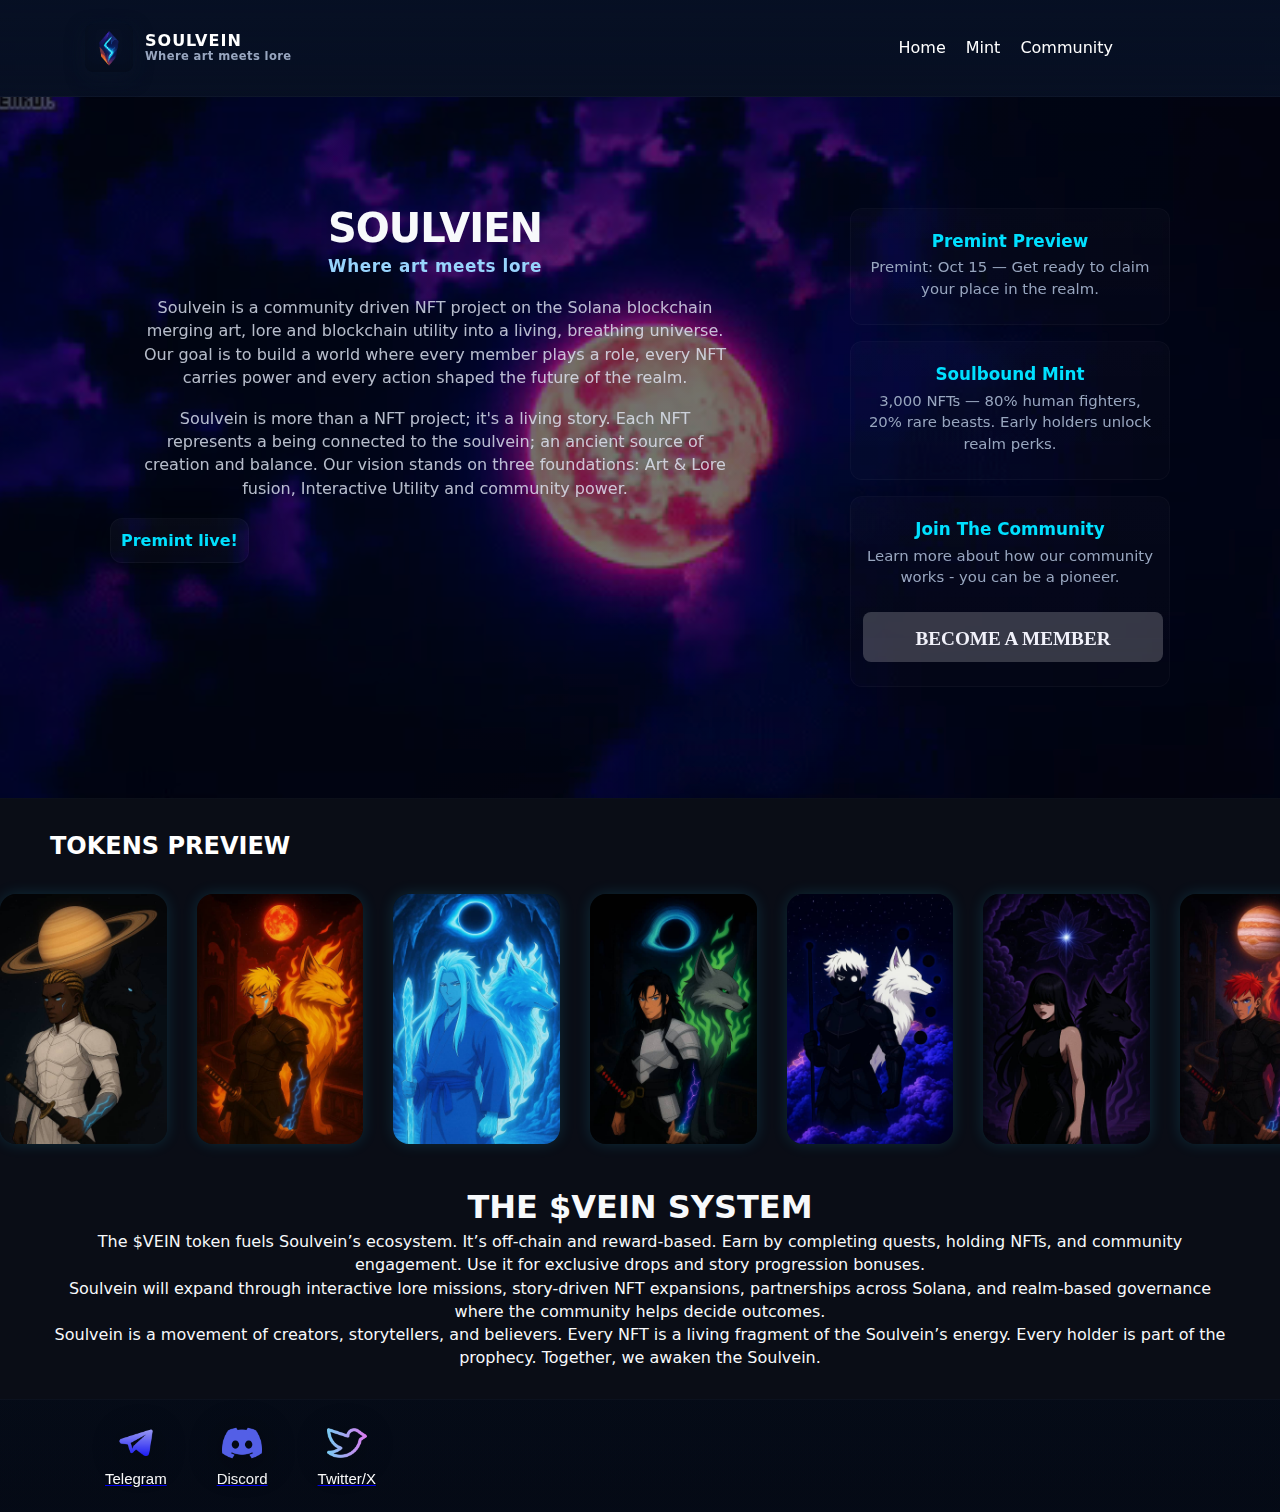
<file: index.html>
<!doctype html>
<html lang="en">
<head>
  <meta charset="utf-8" />
  <meta name="viewport" content="width=device-width,initial-scale=1" />
  <title>SOULVEIN</title>
  <link rel="stylesheet" href="home.css">
  <link rel="icon" href="solvien logo.jpg">
</head>
<body>

  <!-- Header / Navbar -->
  <header class="site-header" role="banner">
    <div class="nav-inner wrap">
      <!-- LOGO on left -->
      <a class="logo" href="#">
      
        <img src="LOGO-2.png" alt="Soulvein logo" >
        <div class="brand" aria-hidden="true">
          <span class="title">SOULVEIN</span>
          <span class="sub">Where art meets lore</span>
        </div>
      </a>

     

  <!-- Menu -->
  <div class="navbar">
    <!-- Hamburger Menu (Mobile) -->
    <button class="menu-toggle" aria-label="Toggle menu">
      ☰
    </button>

    <!-- Nav Links -->
    <nav class="nav-menu">
      <ul>
        <li><a href="index.html">Home</a></li>
        <li><a href="RM.html">Mint</a></li>
        <li><a href="COMM.html">Community</a></li>
      </ul>
    </nav>
  </div>
  </header>

  <!-- HERO -->
  <main id="home">
    <section class="hero" aria-label="Hero">
      
      <video class="bg-video" autoplay muted loop playsinline>
        <source src="solvien vid.mp4" type="video/mp4">
        
      </video>

      <div class="hero-inner">
        <div class="hero-left">
          <h1>SOULVIEN</h1>
          <h2>Where art meets lore</h2>

          <p>
            Soulvein is a community driven NFT project on the Solana blockchain merging art, lore and blockchain utility into a living, breathing universe.
            Our goal is to build a world where every member plays a role, every NFT carries power and every action shaped the future of the realm.
          </p>

          <p style="margin-top:12px;">
            Soulvein is more than a NFT project; it's a living story. Each NFT represents a being connected to the soulvein; an ancient source of creation and balance.
            Our vision stands on three foundations: Art &amp; Lore fusion, Interactive Utility and community power.
          </p>

          <!-- Countdown -->
           
          <div class="countdown" role="timer" aria-live="polite" id="countdown">
           <h6>PRE-MINT COUNTDOWN</h6>
            <div class="time"><strong id="days">00</strong><span class="label">Days</span></div>
            <div class="time"><strong id="hours">00</strong><span class="label">Hours</span></div>
            <div class="time"><strong id="minutes">00</strong><span class="label">Minutes</span></div>
            <div class="time"><strong id="seconds">00</strong><span class="label">Seconds</span></div>
          </div>
          
        </div>

        <aside class="hero-right" aria-hidden="false">
          <div class="preview-card">
            <h3>Premint Preview</h3>
            <p>Premint: Oct 15 — Get ready to claim your place in the realm.</p>
          </div>

          <div class="preview-card">
            <h3>Soulbound Mint</h3>
            <p>3,000 NFTs — 80% human fighters, 20% rare beasts. Early holders unlock realm perks.</p>
          </div>

          <div class="preview-card">
            <h3>Join The Community</h3>
            <p>Learn more about how our community works - you 
              can be a pioneer.
            </p>
            <br>
            <button class="mem">           
               <h3><a href="mint.html">BECOME A MEMBER</a></h3>
          </button>
          <br>
          </div>
        </aside>
      </div>
    </section>

    <!-- Tokens / Slideshow -->
   <section class="soulvein-slider">
    <h3 class="underline-animate">TOKENS PREVIEW</h3>
  <div class="slider-track">
    <img src="IMG-20251006-WA0001.jpg" alt="Artwork 1">
    <img src="IMG-20251006-WA0002.jpg" alt="Artwork 2">
    <img src="IMG-20251006-WA0003.jpg" alt="Artwork 3">
    <img src="IMG-20251006-WA0004.jpg" alt="Artwork 4">
    <img src="IMG-20251006-WA0005.jpg" alt="Artwork 5">
    <img src="IMG-20251006-WA0006.jpg" alt="Artwork 6">
    <img src="IMG-20251006-WA0007.jpg" alt="Artwork 7">
    <img src="IMG-20251006-WA0008.jpg" alt="Artwork 8">
    <img src="IMG-20251006-WA0009.jpg" alt="Artwork 9">
    <img src="IMG-20251006-WA0010.jpg" alt="Artwork 10">
    <img src="IMG-20251006-WA0011.jpg" alt="Artwork 11">
    <img src="IMG-20251006-WA0012.jpg" alt="Artwork 12">
    <img src="IMG-20251006-WA0014.jpg" alt="Artwork 13">
    <img src="IMG-20251006-WA0015.jpg" alt="Artwork 14">
    <img src="IMG-20251006-WA0016.jpg" alt="Artwork 15">
    <img src="IMG-20251006-WA0017.jpg" alt="Artwork 16">
    <img src="IMG-20251006-WA0018.jpg" alt="Artwork 17">
    <img src="IMG-20251006-WA0019.jpg" alt="Artwork 18">
    <img src="IMG-20251006-WA0020.jpg" alt="Artwork 19">
    <img src="IMG-20251006-WA0021.jpg" alt="Artwork 20">
    <img src="IMG-20251006-WA0022.jpg" alt="Artwork 21">
    <img src="IMG-20251006-WA0023.jpg" alt="Artwork 22">
    <img src="IMG-20251006-WA0024.jpg" alt="Artwork 23">
    <img src="IMG-20251006-WA0025.jpg" alt="Artwork 24">
    <img src="IMG-20251006-WA0026.jpg" alt="Artwork 25">
    <img src="IMG-20251006-WA0027.jpg" alt="Artwork 26">
    <img src="IMG-20251006-WA0028.jpg" alt="Artwork 27">
    <img src="IMG-20251006-WA0029.jpg" alt="Artwork 28">
    <img src="IMG-20251006-WA0030.jpg" alt="Artwork 29">
    <img src="IMG-20251006-WA0031.jpg" alt="Artwork 30">
    <img src="IMG-20251006-WA0013.jpg" alt="Artwork 31">
  </div>

  <div class="vein">
    <h1>THE $VEIN SYSTEM</h1>

    <P>The $VEIN token fuels Soulvein’s ecosystem. It’s off-chain and reward-based. Earn by
completing quests, holding NFTs, and community engagement. Use it for exclusive drops and story progression bonuses.</P>

<P>Soulvein will expand through interactive lore missions, story-driven NFT expansions,
partnerships across Solana, and realm-based governance where the community helps
decide outcomes.</P>

<P>Soulvein is a movement of creators, storytellers, and believers. Every NFT is a living
fragment of the Soulvein’s energy. Every holder is part of the prophecy. Together, we
awaken the Soulvein.</P>
  </div>
</section>


  </main>

  <!-- FOOTER -->
  <footer class="site-footer">
    <div class="footer-inner wrap">
      <div class="socials" aria-label="Social">
        <a href="https://t.me/+8xbXEyENw0UyNmRk">
          <img src="telegram.png" alt="Telegram">
          <p>Telegram</p>
        </a>

        <a href="https://discord.gg/RuM7AsmUNr">
          <img src="discord.png" alt="Discord">
          <p>Discord</p>
        </a>
        
        <a href="https://x.com/Soulvein01">
          <img src="twitter.png" alt="X / Twitter">
          <p>Twitter/X</p>
        </a>
      </div>

     
  </footer>

<script>
  const toggleBtn = document.querySelector('.menu-toggle');
  const navMenu = document.querySelector('.nav-menu');

  toggleBtn.addEventListener('click', () => {
    navMenu.classList.toggle('show');
  });
</script>




  <script src="home.js"></script>
</body>
</html>
</file>
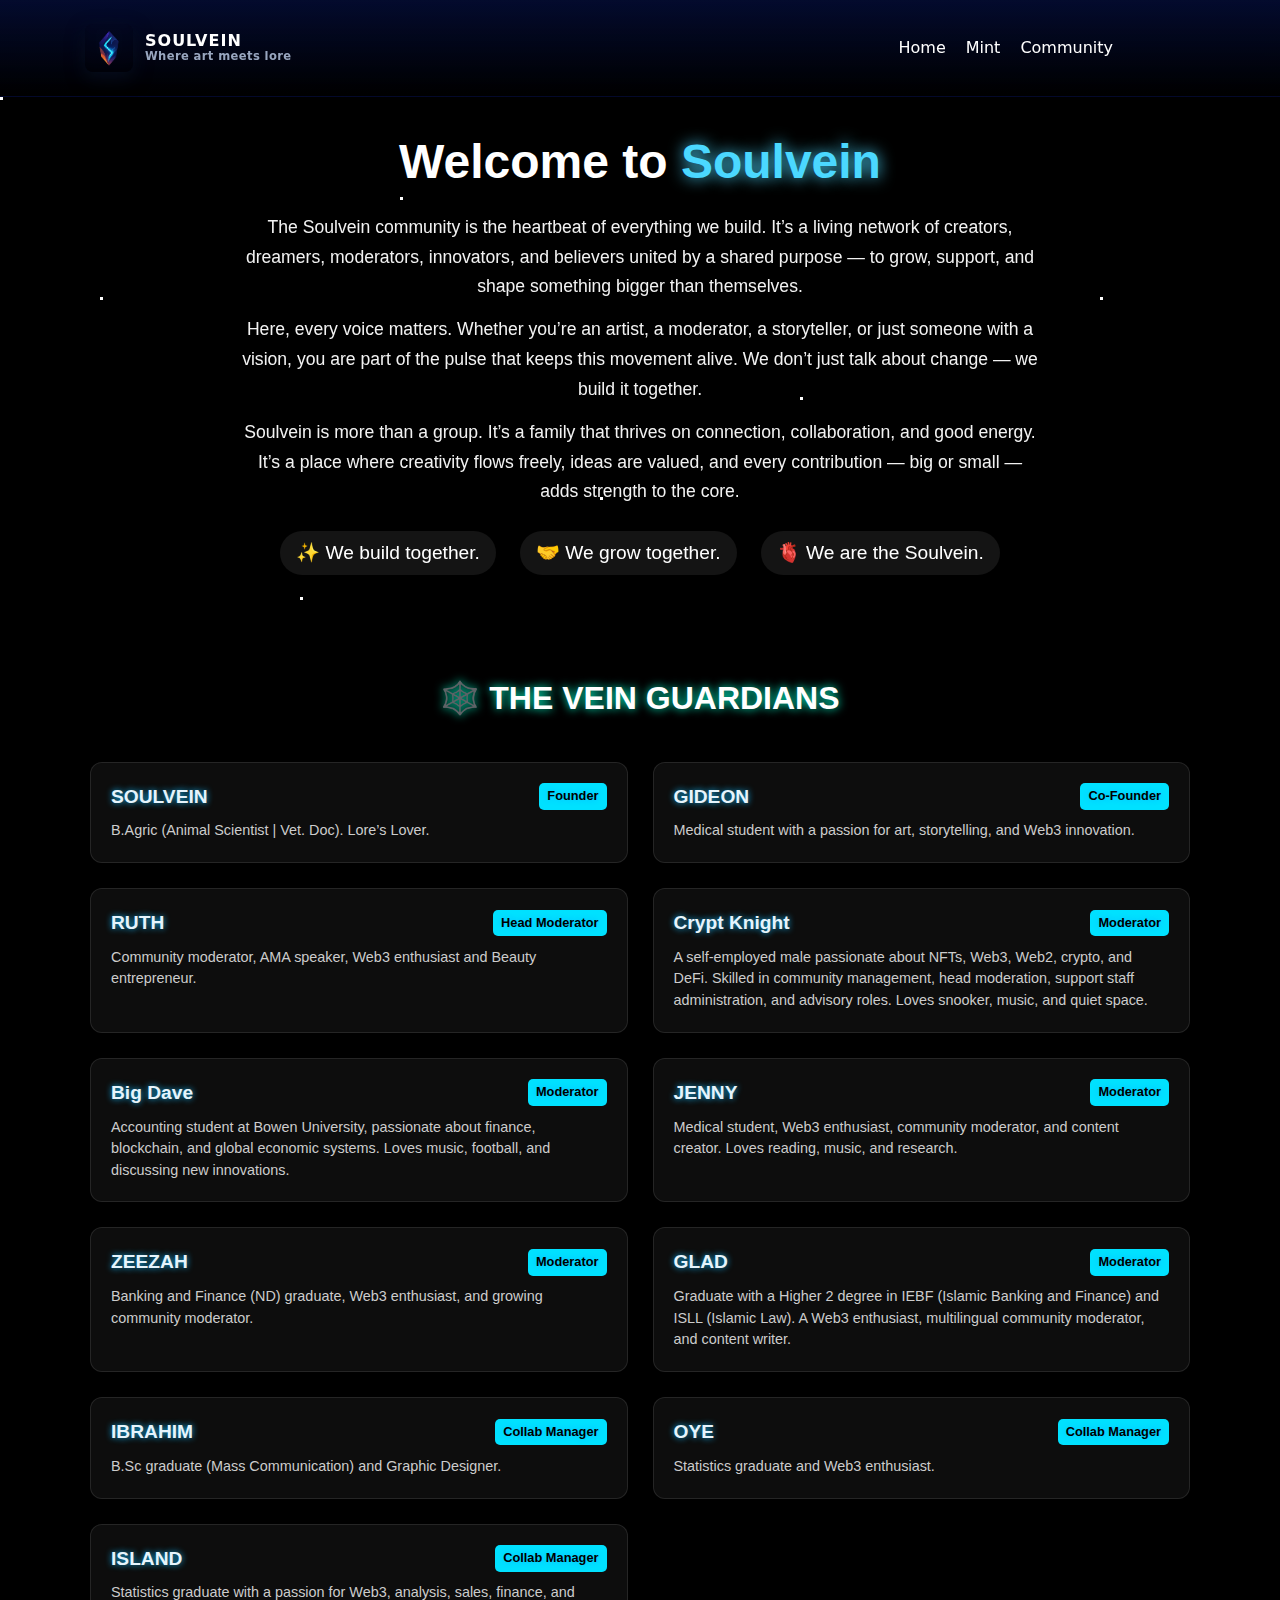
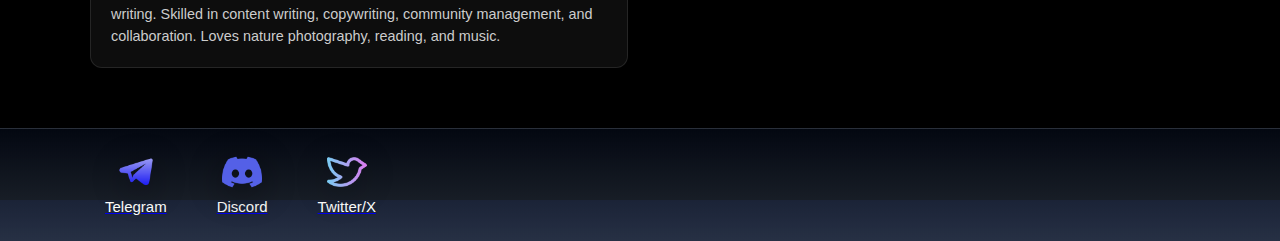
<file: COMM.html>
<!doctype html>
<html lang="en">
<head>
  <meta charset="utf-8" />
  <meta name="viewport" content="width=device-width,initial-scale=1" />
  <title>COMMUNITY</title>
  <link rel="stylesheet" href="comm.css">
  <link rel="icon" href="solvien logo.jpg">
</head>
<body>

  <!-- Header / Navbar -->
  <header class="site-header" role="banner">
    <div class="nav-inner wrap">
      <!-- LOGO on left -->
      <a class="logo" href="#">
      
        <img src="LOGO-2.png" alt="Soulvein logo" >
        <div class="brand" aria-hidden="true">
          <span class="title">SOULVEIN</span>
          <span class="sub">Where art meets lore</span>
        </div>
      </a>

     

  <!-- Menu -->
  <div class="navbar">
    <!-- Hamburger Menu (Mobile) -->
    <button class="menu-toggle" aria-label="Toggle menu">
      ☰
    </button>

    <!-- Nav Links -->
    <nav class="nav-menu">
      <ul>
        <li><a href="index.html">Home</a></li>
        <li><a href="RM.html">Mint</a></li>
        <li><a href="COMM.html">Community</a></li>
      </ul>
    </nav>
  </div>
  </header>



  <!-- Hero Section -->
<section class="hero-section">

  <div class="overlay"></div>

  <div class="hero-content">
    <h1>Welcome to <span class="highlight">Soulvein</span></h1>
    <p class="intro">
      The Soulvein community is the heartbeat of everything we build.
      It’s a living network of creators, dreamers, moderators, innovators, and believers united by a shared purpose — to grow, support, and shape something bigger than themselves.
    </p>
    <p>
      Here, every voice matters. Whether you’re an artist, a moderator, a storyteller, or just someone with a vision, you are part of the pulse that keeps this movement alive. 
      We don’t just talk about change — we build it together.
    </p>
    <p>
      Soulvein is more than a group. It’s a family that thrives on connection, collaboration, and good energy. It’s a place where creativity flows freely, ideas are valued, and every contribution — big or small — adds strength to the core.
    </p>
    <ul class="values">
      <li>✨ We build together.</li>
      <li>🤝 We grow together.</li>
      <li>🫀 We are the Soulvein.</li>
    </ul>
  </div>
</section>






<!-- ========================= -->
<!-- 🧭 SOULVIEN TEAM SECTION -->
<!-- ========================= -->


<section class="moderator-section">
  <h2 class="moderator-title">🕸️ THE VEIN GUARDIANS</h2>

  <div class="moderator-container">


<!-- Founder -->
<div class="moderator-card">
  <h3>SOULVEIN <span class="role-tag">Founder</span></h3>
  <p>B.Agric (Animal Scientist | Vet. Doc). Lore’s Lover.</p>
</div>

<!-- Co-Founder -->
<div class="moderator-card">
  <h3>GIDEON <span class="role-tag">Co-Founder</span></h3>
  <p>Medical student with a passion for art, storytelling, and Web3 innovation.</p>
</div>



    <!-- Head Moderator -->
    <div class="moderator-card">
      <h3>RUTH<span class="role-tag">Head Moderator</span></h3>
      <p>Community moderator, AMA speaker, Web3 enthusiast and Beauty entrepreneur.</p>
    </div>

    <!-- Moderator -->
    <div class="moderator-card">
      <h3>Crypt Knight <span class="role-tag">Moderator</span></h3>
      <p>A self-employed male passionate about NFTs, Web3, Web2, crypto, and DeFi. Skilled in community management, head moderation, support staff administration, and advisory roles. Loves snooker, music, and quiet space.</p>
    </div>

    <!-- Moderator -->
    <div class="moderator-card">
      <h3>Big Dave <span class="role-tag">Moderator</span></h3>
      <p>Accounting student at Bowen University, passionate about finance, blockchain, and global economic systems. Loves music, football, and discussing new innovations.</p>
    </div>

    <!-- Moderator -->
    <div class="moderator-card">
      <h3>JENNY <span class="role-tag">Moderator</span></h3>
      <p>Medical student, Web3 enthusiast, community moderator, and content creator. Loves reading, music, and research.</p>
    </div>

    <!-- Moderator -->
    <div class="moderator-card">
      <h3>ZEEZAH <span class="role-tag">Moderator</span></h3>
      <p>Banking and Finance (ND) graduate, Web3 enthusiast, and growing community moderator.</p>
    </div>

    <!-- Moderator -->
    <div class="moderator-card">
      <h3>GLAD <span class="role-tag">Moderator</span></h3>
      <p>Graduate with a Higher 2 degree in IEBF (Islamic Banking and Finance) and ISLL (Islamic Law). A Web3 enthusiast, multilingual community moderator, and content writer.</p>
    </div>


    <!-- Collab Manager -->
<div class="moderator-card">
  <h3>IBRAHIM <span class="role-tag">Collab Manager</span></h3>
  <p>B.Sc graduate (Mass Communication) and Graphic Designer.</p>
</div>

<!-- Collab Manager -->
<div class="moderator-card">
  <h3>OYE <span class="role-tag">Collab Manager</span></h3>
  <p>Statistics graduate and Web3 enthusiast.</p>
</div>


<!-- Collab Manager -->
<div class="moderator-card">
  <h3>ISLAND <span class="role-tag">Collab Manager</span></h3>
  <p>Statistics graduate with a passion for Web3, analysis, sales, finance, and writing. 
    Skilled in content writing, copywriting, community management, and collaboration. 
    Loves nature photography, reading, and music. 
  </p>
</div> 
  </div>
</section>



  <!-- FOOTER -->
  <footer class="site-footer">
    <div class="footer-inner wrap">
      <div class="socials" aria-label="Social">
        <a href="https://t.me/+8xbXEyENw0UyNmRk">
          <img src="telegram.png" alt="Telegram">
          <p>Telegram</p>
        </a>

        <a href="https://discord.gg/RuM7AsmUNr">
          <img src="discord.png" alt="Discord">
          <p>Discord</p>
        </a>
        
        <a href="https://x.com/Soulvein01">
          <img src="twitter.png" alt="X / Twitter">
          <p>Twitter/X</p>
        </a>
      </div>




<div class="premint">



</div>

    
     
  </footer>

<script>
  const toggleBtn = document.querySelector('.menu-toggle');
  const navMenu = document.querySelector('.nav-menu');

  toggleBtn.addEventListener('click', () => {
    navMenu.classList.toggle('show');
  });
</script>

<script>
const track = document.getElementById('sliderTrack');
const cards = document.querySelectorAll('.roadmap-card');
const totalCards = cards.length;
let index = 0;

/* Auto Slide  */
setInterval(() => {
  index = (index + 1) % totalCards;
  updateSlider();
}, 7000);

/* Function to move slider */
function updateSlider() {
  const cardWidth = cards[0].offsetWidth + 32; // 32px for gap
  track.style.transform = `translateX(-${index * cardWidth}px)`;
}

/* Manual swipe control */
let startX = 0;
let isDragging = false;
let currentTranslate = 0;

track.addEventListener('touchstart', e => {
  startX = e.touches[0].clientX;
  isDragging = true;
  track.style.transition = 'none';
});

track.addEventListener('touchmove', e => {
  if (!isDragging) return;
  const currentX = e.touches[0].clientX;
  const moveX = currentX - startX;
  track.style.transform = `translateX(${currentTranslate + moveX}px)`;
});

track.addEventListener('touchend', e => {
  isDragging = false;
  track.style.transition = 'transform 1s ease';
  const endX = e.changedTouches[0].clientX;
  const diff = endX - startX;

  if (diff > 50) index = (index - 1 + totalCards) % totalCards;
  if (diff < -50) index = (index + 1) % totalCards;

  updateSlider();
});

/* Mouse drag (desktop) */
track.addEventListener('mousedown', e => {
  startX = e.pageX;
  isDragging = true;
  track.style.transition = 'none';
});

track.addEventListener('mousemove', e => {
  if (!isDragging) return;
  const moveX = e.pageX - startX;
  track.style.transform = `translateX(${currentTranslate + moveX}px)`;
});

track.addEventListener('mouseup', e => {
  isDragging = false;
  track.style.transition = 'transform 1s ease';
  const diff = e.pageX - startX;

  if (diff > 50) index = (index - 1 + totalCards) % totalCards;
  if (diff < -50) index = (index + 1) % totalCards;

  updateSlider();
});

/* Prevent text selection during drag */
track.addEventListener('dragstart', e => e.preventDefault());
</script>



  <script src="home.js"></script>
</body>
</html>
</file>
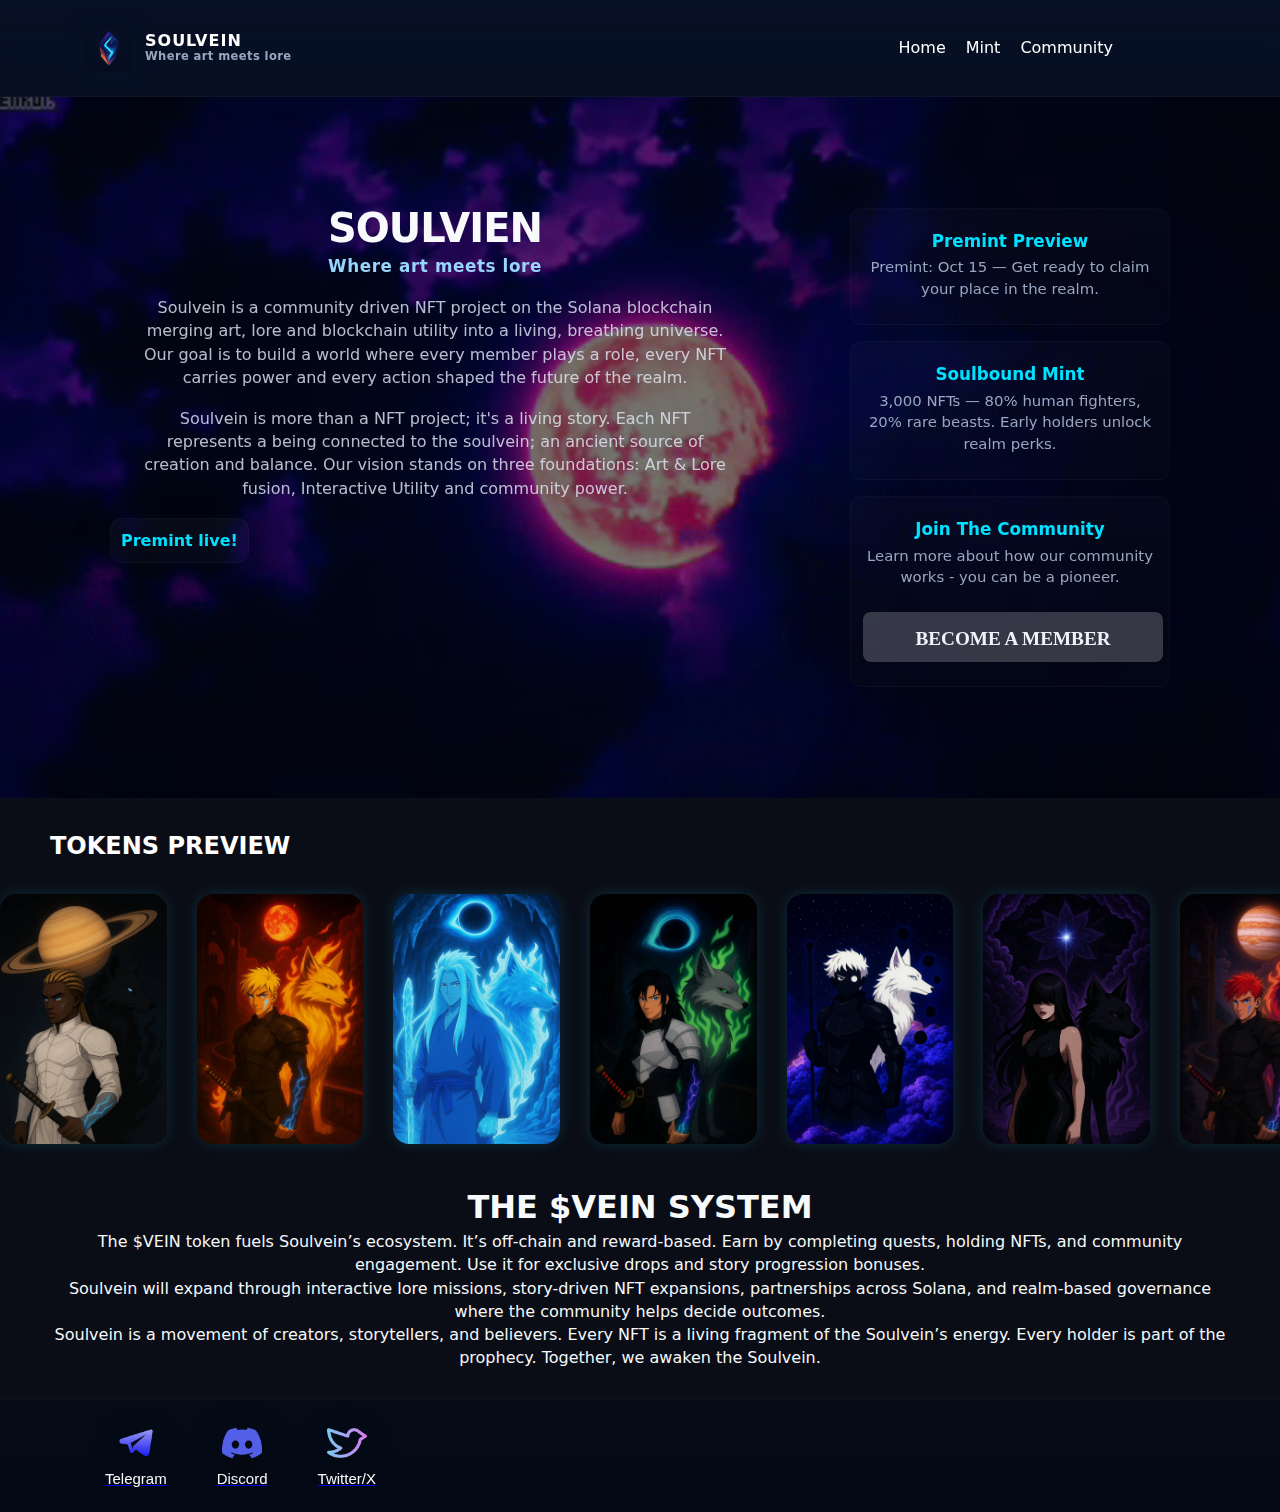
<file: home.html>
<!doctype html>
<html lang="en">
<head>
  <meta charset="utf-8" />
  <meta name="viewport" content="width=device-width,initial-scale=1" />
  <title>SOULVEIN</title>
  <link rel="stylesheet" href="home.css">
  <link rel="icon" href="solvien logo.jpg">
</head>
<body>

  <!-- Header / Navbar -->
  <header class="site-header" role="banner">
    <div class="nav-inner wrap">
      <!-- LOGO on left -->
      <a class="logo" href="#">
      
        <img src="LOGO-2.png" alt="Soulvein logo" >
        <div class="brand" aria-hidden="true">
          <span class="title">SOULVEIN</span>
          <span class="sub">Where art meets lore</span>
        </div>
      </a>

     

  <!-- Menu -->
  <div class="navbar">
    <!-- Hamburger Menu (Mobile) -->
    <button class="menu-toggle" aria-label="Toggle menu">
      ☰
    </button>

    <!-- Nav Links -->
    <nav class="nav-menu">
      <ul>
        <li><a href="home.html">Home</a></li>
        <li><a href="RM.html">Mint</a></li>
        <li><a href="COMM.html">Community</a></li>
      </ul>
    </nav>
  </div>
  </header>

  <!-- HERO -->
  <main id="home">
    <section class="hero" aria-label="Hero">
      
      <video class="bg-video" autoplay muted loop playsinline>
        <source src="solvien vid.mp4" type="video/mp4">
        
      </video>

      <div class="hero-inner">
        <div class="hero-left">
          <h1>SOULVIEN</h1>
          <h2>Where art meets lore</h2>

          <p>
            Soulvein is a community driven NFT project on the Solana blockchain merging art, lore and blockchain utility into a living, breathing universe.
            Our goal is to build a world where every member plays a role, every NFT carries power and every action shaped the future of the realm.
          </p>

          <p style="margin-top:12px;">
            Soulvein is more than a NFT project; it's a living story. Each NFT represents a being connected to the soulvein; an ancient source of creation and balance.
            Our vision stands on three foundations: Art &amp; Lore fusion, Interactive Utility and community power.
          </p>

          <!-- Countdown -->
           
          <div class="countdown" role="timer" aria-live="polite" id="countdown">
           <h6>PRE-MINT COUNTDOWN</h6>
            <div class="time"><strong id="days">00</strong><span class="label">Days</span></div>
            <div class="time"><strong id="hours">00</strong><span class="label">Hours</span></div>
            <div class="time"><strong id="minutes">00</strong><span class="label">Minutes</span></div>
            <div class="time"><strong id="seconds">00</strong><span class="label">Seconds</span></div>
          </div>
          
        </div>

        <aside class="hero-right" aria-hidden="false">
          <div class="preview-card">
            <h3>Premint Preview</h3>
            <p>Premint: Oct 15 — Get ready to claim your place in the realm.</p>
          </div>

          <div class="preview-card">
            <h3>Soulbound Mint</h3>
            <p>3,000 NFTs — 80% human fighters, 20% rare beasts. Early holders unlock realm perks.</p>
          </div>

          <div class="preview-card">
            <h3>Join The Community</h3>
            <p>Learn more about how our community works - you 
              can be a pioneer.
            </p>
            <br>
            <button class="mem">           
               <h3><a href="mint.html">BECOME A MEMBER</a></h3>
          </button>
          <br>
          </div>
        </aside>
      </div>
    </section>

    <!-- Tokens / Slideshow -->
   <section class="soulvein-slider">
    <h3 class="underline-animate">TOKENS PREVIEW</h3>
  <div class="slider-track">
    <img src="IMG-20251006-WA0001.jpg" alt="Artwork 1">
    <img src="IMG-20251006-WA0002.jpg" alt="Artwork 2">
    <img src="IMG-20251006-WA0003.jpg" alt="Artwork 3">
    <img src="IMG-20251006-WA0004.jpg" alt="Artwork 4">
    <img src="IMG-20251006-WA0005.jpg" alt="Artwork 5">
    <img src="IMG-20251006-WA0006.jpg" alt="Artwork 6">
    <img src="IMG-20251006-WA0007.jpg" alt="Artwork 7">
    <img src="IMG-20251006-WA0008.jpg" alt="Artwork 8">
    <img src="IMG-20251006-WA0009.jpg" alt="Artwork 9">
    <img src="IMG-20251006-WA0010.jpg" alt="Artwork 10">
    <img src="IMG-20251006-WA0011.jpg" alt="Artwork 11">
    <img src="IMG-20251006-WA0012.jpg" alt="Artwork 12">
    <img src="IMG-20251006-WA0014.jpg" alt="Artwork 13">
    <img src="IMG-20251006-WA0015.jpg" alt="Artwork 14">
    <img src="IMG-20251006-WA0016.jpg" alt="Artwork 15">
    <img src="IMG-20251006-WA0017.jpg" alt="Artwork 16">
    <img src="IMG-20251006-WA0018.jpg" alt="Artwork 17">
    <img src="IMG-20251006-WA0019.jpg" alt="Artwork 18">
    <img src="IMG-20251006-WA0020.jpg" alt="Artwork 19">
    <img src="IMG-20251006-WA0021.jpg" alt="Artwork 20">
    <img src="IMG-20251006-WA0022.jpg" alt="Artwork 21">
    <img src="IMG-20251006-WA0023.jpg" alt="Artwork 22">
    <img src="IMG-20251006-WA0024.jpg" alt="Artwork 23">
    <img src="IMG-20251006-WA0025.jpg" alt="Artwork 24">
    <img src="IMG-20251006-WA0026.jpg" alt="Artwork 25">
    <img src="IMG-20251006-WA0027.jpg" alt="Artwork 26">
    <img src="IMG-20251006-WA0028.jpg" alt="Artwork 27">
    <img src="IMG-20251006-WA0029.jpg" alt="Artwork 28">
    <img src="IMG-20251006-WA0030.jpg" alt="Artwork 29">
    <img src="IMG-20251006-WA0031.jpg" alt="Artwork 30">
    <img src="IMG-20251006-WA0013.jpg" alt="Artwork 31">
  </div>

  <div class="vein">
    <h1>THE $VEIN SYSTEM</h1>

    <P>The $VEIN token fuels Soulvein’s ecosystem. It’s off-chain and reward-based. Earn by
completing quests, holding NFTs, and community engagement. Use it for exclusive drops and story progression bonuses.</P>

<P>Soulvein will expand through interactive lore missions, story-driven NFT expansions,
partnerships across Solana, and realm-based governance where the community helps
decide outcomes.</P>

<P>Soulvein is a movement of creators, storytellers, and believers. Every NFT is a living
fragment of the Soulvein’s energy. Every holder is part of the prophecy. Together, we
awaken the Soulvein.</P>
  </div>
</section>


  </main>

  <!-- FOOTER -->
  <footer class="site-footer">
    <div class="footer-inner wrap">
      <div class="socials" aria-label="Social">
        <a href="https://t.me/+8xbXEyENw0UyNmRk">
          <img src="telegram.png" alt="Telegram">
          <p>Telegram</p>
        </a>

        <a href="https://discord.gg/RuM7AsmUNr">
          <img src="discord.png" alt="Discord">
          <p>Discord</p>
        </a>
        
        <a href="https://x.com/Soulvein01">
          <img src="twitter.png" alt="X / Twitter">
          <p>Twitter/X</p>
        </a>
      </div>

     
  </footer>

<script>
  const toggleBtn = document.querySelector('.menu-toggle');
  const navMenu = document.querySelector('.nav-menu');

  toggleBtn.addEventListener('click', () => {
    navMenu.classList.toggle('show');
  });
</script>




  <script src="home.js"></script>
</body>
</html>
</file>
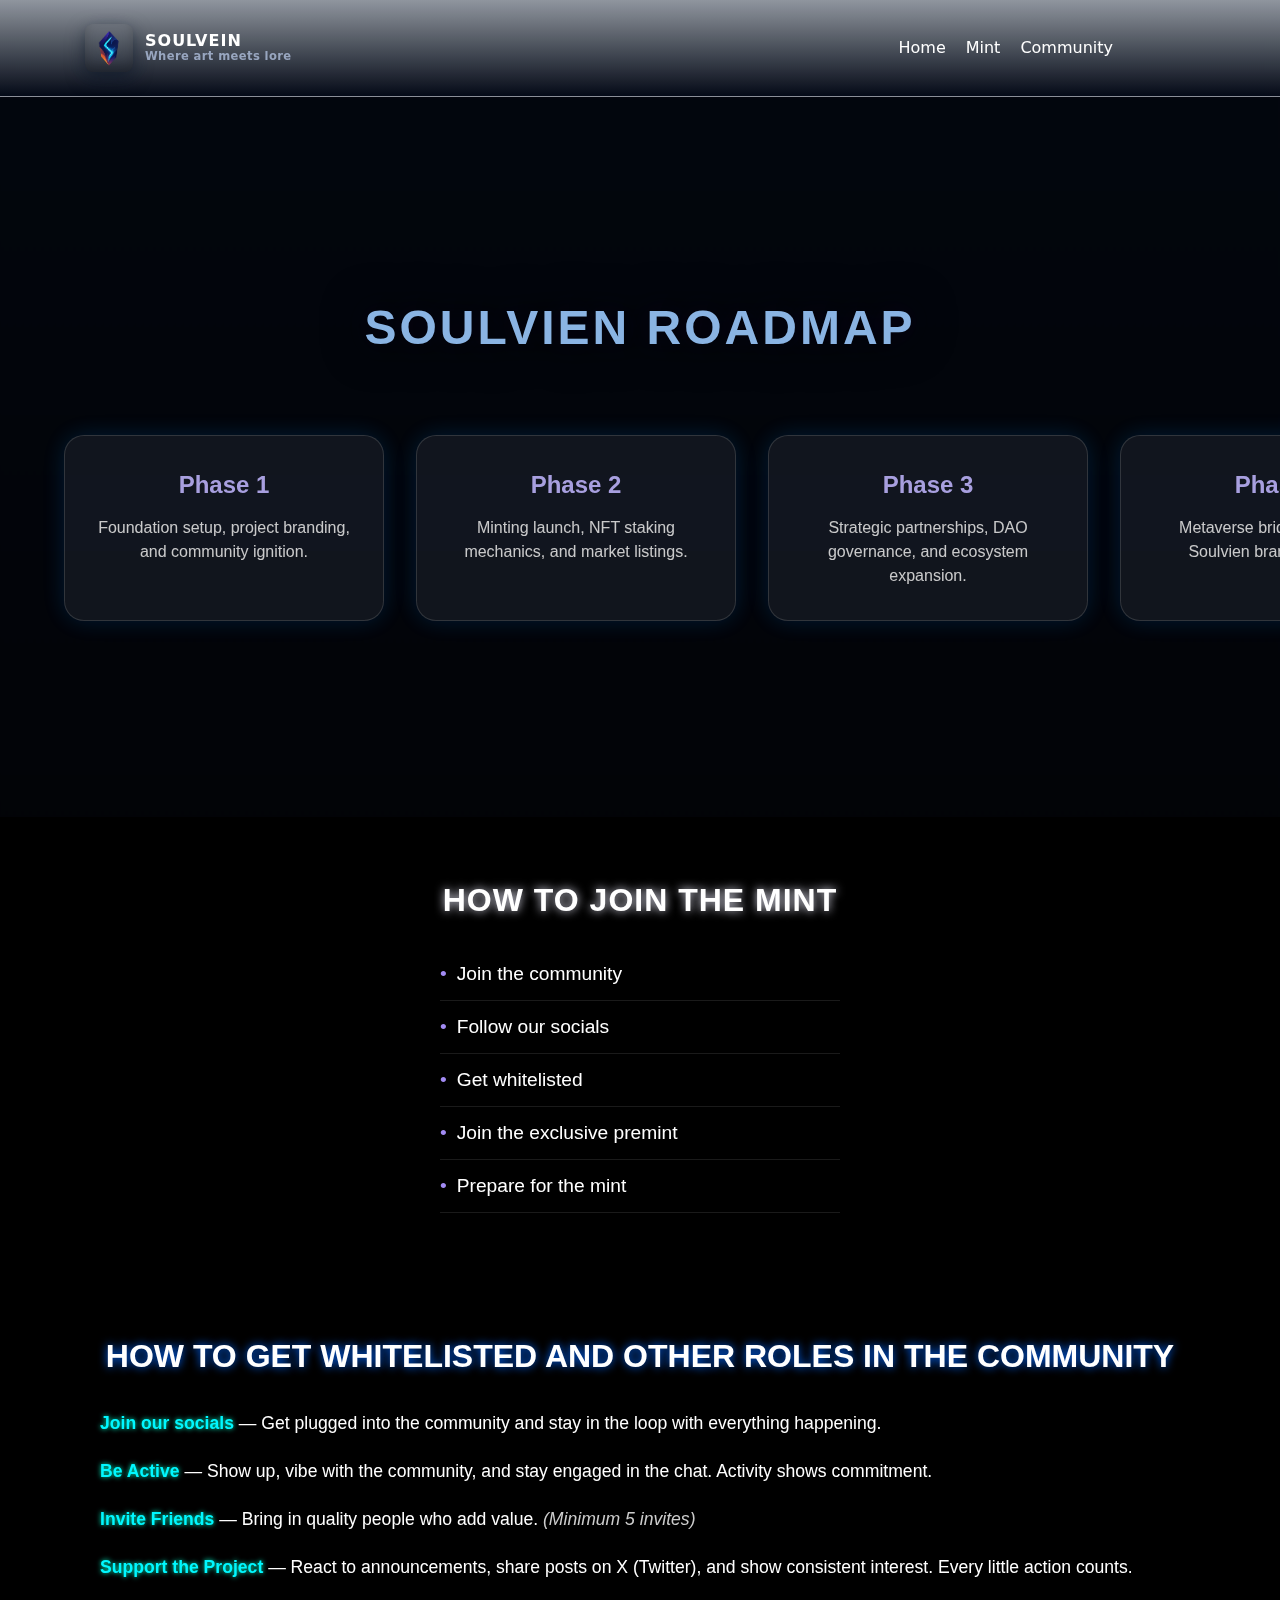
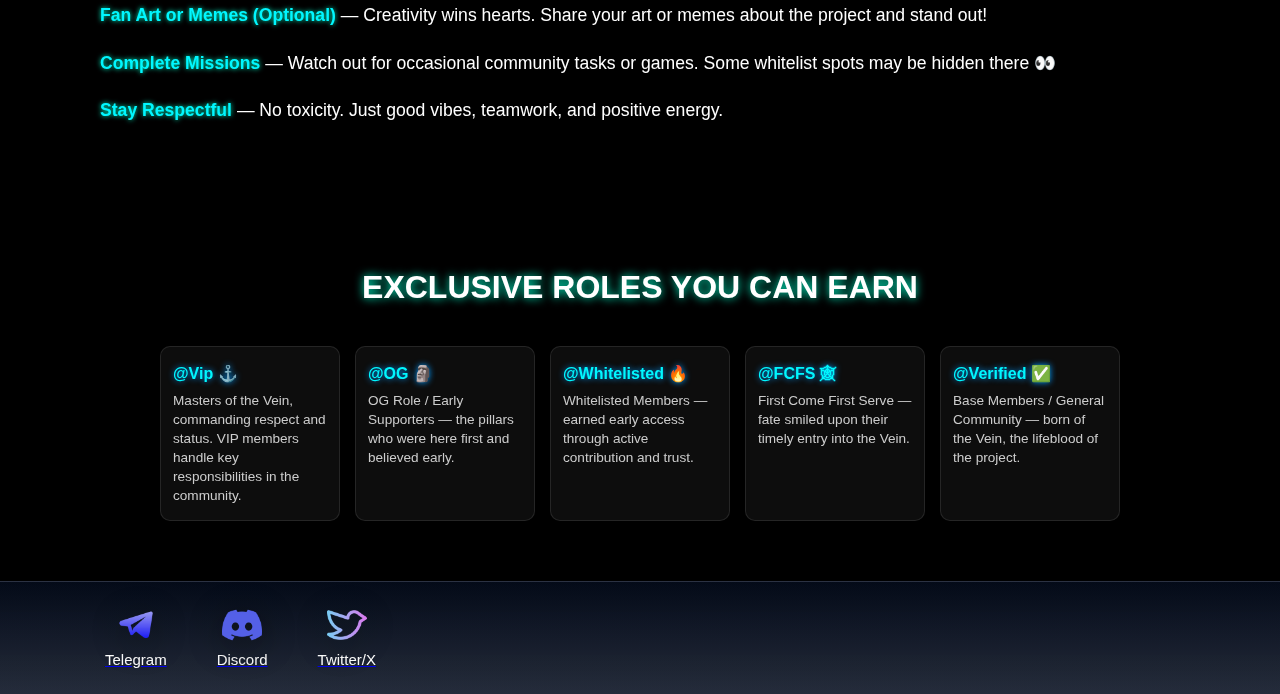
<file: RM.html>
<!doctype html>
<html lang="en">
<head>
  <meta charset="utf-8" />
  <meta name="viewport" content="width=device-width,initial-scale=1" />
  <title>MINT</title>
  <link rel="stylesheet" href="RM.CSS">
  <link rel="icon" href="solvien logo.jpg">
</head>
<body>

  <!-- Header / Navbar -->
  <header class="site-header" role="banner">
    <div class="nav-inner wrap">
      <!-- LOGO on left -->
      <a class="logo" href="#">
      
        <img src="LOGO-2.png" alt="Soulvein logo" >
        <div class="brand" aria-hidden="true">
          <span class="title">SOULVEIN</span>
          <span class="sub">Where art meets lore</span>
        </div>
      </a>

     

  <!-- Menu -->
  <div class="navbar">
    <!-- Hamburger Menu (Mobile) -->
    <button class="menu-toggle" aria-label="Toggle menu">
      ☰
    </button>

    <!-- Nav Links -->
    <nav class="nav-menu">
      <ul>
        <li><a href="index.html">Home</a></li>
        <li><a href="RM.html">Mint</a></li>
        <li><a href="COMM.html">Community</a></li>
      </ul>
    </nav>
  </div>
  </header>







<section class="soulvien-hero">
  <!-- Background Video -->



  <!-- Dark Overlay -->
  <div class="overlay"></div>

  <!-- Hero Content -->
  <div class="hero-container">
    <h1 class="hero-title">SOULVIEN ROADMAP</h1>

    <div class="slider-container" id="sliderContainer">
      <div class="slider-track" id="sliderTrack">
        <div class="roadmap-card">
          <h2>Phase 1</h2>
          <p>Foundation setup, project branding, and community ignition.</p>
        </div>
        <div class="roadmap-card">
          <h2>Phase 2</h2>
          <p>Minting launch, NFT staking mechanics, and market listings.</p>
        </div>
        <div class="roadmap-card">
          <h2>Phase 3</h2>
          <p>Strategic partnerships, DAO governance, and ecosystem expansion.</p>
        </div>
        <div class="roadmap-card">
          <h2>Phase 4</h2>
          <p>Metaverse bridge and global Soulvien brand activation.</p>
        </div>
      </div>
    </div>
  </div>
</section>


<section class="mint-steps-section">
  <h2 class="mint-title">HOW TO JOIN THE MINT</h2>
  <ul class="mint-list">
    <li>Join the community</li>
    <li>Follow our socials</li>
    <li>Get whitelisted</li>
    <li>Join the exclusive premint</li>
    <li>Prepare for the mint</li>
  </ul>
</section>



<section class="whitelist-section">
  <h2 class="whitelist-title">HOW TO GET WHITELISTED AND OTHER ROLES IN THE COMMUNITY</h2>
  
  <div class="whitelist-content">
    <p><strong>Join our socials</strong> — Get plugged into the community and stay in the loop with everything happening.</p>

    <p><strong>Be Active</strong> — Show up, vibe with the community, and stay engaged in the chat. Activity shows commitment.</p>

    <p><strong>Invite Friends</strong> — Bring in quality people who add value. <em>(Minimum 5 invites)</em></p>

    <p><strong>Support the Project</strong> — React to announcements, share posts on X (Twitter), and show consistent interest. Every little action counts.</p>

    <p><strong>Fan Art or Memes (Optional)</strong> — Creativity wins hearts. Share your art or memes about the project and stand out!</p>

    <p><strong>Complete Missions</strong> — Watch out for occasional community tasks or games. Some whitelist spots may be hidden there 👀</p>

    <p><strong>Stay Respectful</strong> — No toxicity. Just good vibes, teamwork, and positive energy.</p>
  </div>
</section>




<section class="roles-section">
  <h2 class="roles-title">Exclusive Roles You Can Earn</h2>

  <div class="roles-container">

    <div class="role-card">
      <h3>@Vip ⚓</h3>
      <p>Masters of the Vein, commanding respect and status. VIP members handle key responsibilities in the community.</p>
    </div>

    <div class="role-card">
      <h3>@OG 🗿</h3>
      <p>OG Role / Early Supporters — the pillars who were here first and believed early.</p>
    </div>

    <div class="role-card">
      <h3>@Whitelisted 🔥</h3>
      <p>Whitelisted Members — earned early access through active contribution and trust.</p>
    </div>

    <div class="role-card">
      <h3>@FCFS 🕸</h3>
      <p>First Come First Serve — fate smiled upon their timely entry into the Vein.</p>
    </div>

    <div class="role-card">
      <h3>@Verified ✅</h3>
      <p>Base Members / General Community — born of the Vein, the lifeblood of the project.</p>
    </div>

  </div>
</section>




  <!-- FOOTER -->
  <footer class="site-footer">
    <div class="footer-inner wrap">
      <div class="socials" aria-label="Social">
        <a href="https://t.me/+8xbXEyENw0UyNmRk">
          <img src="telegram.png" alt="Telegram">
          <p>Telegram</p>
        </a>

        <a href="https://discord.gg/RuM7AsmUNr">
          <img src="discord.png" alt="Discord">
          <p>Discord</p>
        </a>
        
        <a href="https://x.com/Soulvein01">
          <img src="twitter.png" alt="X / Twitter">
          <p>Twitter/X</p>
        </a>
      </div>




<div class="premint">



</div>

    
     
  </footer>

<script>
  const toggleBtn = document.querySelector('.menu-toggle');
  const navMenu = document.querySelector('.nav-menu');

  toggleBtn.addEventListener('click', () => {
    navMenu.classList.toggle('show');
  });
</script>

<script>
const track = document.getElementById('sliderTrack');
const cards = document.querySelectorAll('.roadmap-card');
const totalCards = cards.length;
let index = 0;

/* Auto Slide  */
setInterval(() => {
  index = (index + 1) % totalCards;
  updateSlider();
}, 7000);

/* Function to move slider */
function updateSlider() {
  const cardWidth = cards[0].offsetWidth + 32; // 32px for gap
  track.style.transform = `translateX(-${index * cardWidth}px)`;
}

/* Manual swipe control */
let startX = 0;
let isDragging = false;
let currentTranslate = 0;

track.addEventListener('touchstart', e => {
  startX = e.touches[0].clientX;
  isDragging = true;
  track.style.transition = 'none';
});

track.addEventListener('touchmove', e => {
  if (!isDragging) return;
  const currentX = e.touches[0].clientX;
  const moveX = currentX - startX;
  track.style.transform = `translateX(${currentTranslate + moveX}px)`;
});

track.addEventListener('touchend', e => {
  isDragging = false;
  track.style.transition = 'transform 1s ease';
  const endX = e.changedTouches[0].clientX;
  const diff = endX - startX;

  if (diff > 50) index = (index - 1 + totalCards) % totalCards;
  if (diff < -50) index = (index + 1) % totalCards;

  updateSlider();
});

/* Mouse drag (desktop) */
track.addEventListener('mousedown', e => {
  startX = e.pageX;
  isDragging = true;
  track.style.transition = 'none';
});

track.addEventListener('mousemove', e => {
  if (!isDragging) return;
  const moveX = e.pageX - startX;
  track.style.transform = `translateX(${currentTranslate + moveX}px)`;
});

track.addEventListener('mouseup', e => {
  isDragging = false;
  track.style.transition = 'transform 1s ease';
  const diff = e.pageX - startX;

  if (diff > 50) index = (index - 1 + totalCards) % totalCards;
  if (diff < -50) index = (index + 1) % totalCards;

  updateSlider();
});

/* Prevent text selection during drag */
track.addEventListener('dragstart', e => e.preventDefault());
</script>



  <script src="home.js"></script>
</body>
</html>
</file>
<file: home.css>
/* ------------------------
       Palette
       ------------------------ */
    :root{
      --bg: #071024;            /* deep navy */
      --panel: #0a1628;         /* slightly lighter navy */
      --muted: #98a6bf;
      --accent: #1ad4ff;        /* electric blue */
      --accent-2: #ff6f3c;      /* orange-gold */
      --glass: rgba(255,255,255,0.04);
      --white: #f7f9fb;
      --max-width: 1150px;
      --radius: 14px;
    }

    /* Reset & base */
    *{box-sizing:border-box}
    html,body{height:100%}
    body{
      margin:0;
      font-family: Inter, "Segoe UI", Roboto, system-ui, -apple-system, "Helvetica Neue", Arial;
      background: linear-gradient(180deg,var(--bg) 0%, #040810 100%);
      color:var(--white);
      -webkit-font-smoothing:antialiased;
      -moz-osx-font-smoothing:grayscale;
      line-height:1.45;
    }

    .wrap { max-width: var(--max-width); margin:0 auto; padding:0 20px; }

    /* ------------------------
       NAVBAR (sticky)
       ------------------------ */
    header.site-header{
      position: sticky;
      top: 0;
      z-index: 40;
      backdrop-filter: blur(6px);
      background: linear-gradient(180deg, rgba(7,16,36,0.6), rgba(7,16,36,0.35));
      border-bottom: 1px solid rgba(255,255,255,0.03);
    }
    .nav-inner{
      display:flex;
      align-items:center;
      justify-content:space-between;
      gap:20px;
      padding:14px 20px;
      max-width:var(--max-width);
      margin:0 auto;
      padding-right: 50px;
      height: 6rem;
    }
    .logo {
      display:flex;
      align-items:center;
      gap:12px;
      text-decoration:none;
      color:var(--white);
    }
    .logo img{
      height:48px;
      width:48px;
      object-fit:contain;
      background: transparent;
      border-radius:8px;
      box-shadow: 0 6px 18px rgba(10,21,40,0.6), inset 0 -6px 12px rgba(0, 0, 0, 0.178);
    }
    .brand {
      display:flex;
      flex-direction:column;
      line-height:1;
    }
    .brand .title { font-weight:700; letter-spacing:1px; font-size:1rem; }
    .brand .sub { font-size:0.72rem; color:var(--muted); margin-top:2px; }

    nav.main-nav{
      margin-right:auto;
    }
    .nav-list{
      display:flex;
      gap:20px;
      align-items:center;
      list-style:none;
      padding:0;
      margin:0;
    }
    .nav-list a{
      color:var(--muted);
      text-decoration:none;
      font-weight:600;
      padding:10px 12px;
      border-radius:10px;
      transition: all .18s ease;
      font-size:0.95rem;
    }
    .nav-list a:hover{ color:var(--accent); transform:translateY(-2px); box-shadow: 0 6px 18px rgba(26,212,255,0.06); }

   .nav-menu.show {
  background: linear-gradient(180deg, rgba(7,16,36,0.6), rgba(7,16,36,0.35));
  backdrop-filter: blur(10px);
  -webkit-backdrop-filter: blur(10px);
  width: 140px;
  border-radius: 9px;
  text-align: center;
  box-shadow: 0 6px 18px rgba(10,21,40,0.6), inset 0 -6px 12px rgba(0, 0, 0, 0.178);

}


  .nav-menu ul {
    flex-direction: row;
    text-align: center;
    padding: 1rem;
  }

  .nav-menu ul li {
    margin: 10px 0;
  }


    :root{
    --nav-bg: #07090b;
    --nav-panel: rgba(10,12,15,0.98);
    --accent: #00e0ff;
    --text: #ffffff;
    --mobile-width: 300px;
    --breakpoint: 768px;
  }

  /* Basic layout */
  .main-nav{
    display: flex;
    align-items: center;
    gap: 1rem;
    padding: 0.75rem 1rem;
    background: var(--nav-bg);
    color: var(--text);
    position: relative;
    z-index: 1000;
  }

  .brand{
    color: var(--text);
    text-decoration: none;
    font-weight: 700;
    letter-spacing: 0.4px;
  }

  /* Basic reset */
* {
  margin: 0;
  padding: 0;
  box-sizing: border-box;
}

header {
  width: 100%;
  background-color: #000;
}

.navbar {
  display: flex;
  align-items: center;
  padding: 1rem;
  position: relative;
}

/* Nav Menu */
.nav-menu ul {
  display: flex;
  list-style: none;
}

.nav-menu ul li {
  margin-right: 20px;
}

.nav-menu ul li a {
  text-decoration: none;
  color: #fff;
  font-weight: 500;
  transition: color 0.3s;
}

.nav-menu ul li a:hover {
  color: #00ffc8;
}

/* Hamburger Button */
.menu-toggle {
  background: none;
  border: none;
  color: #fff;
  font-size: 20px;
  cursor: pointer;
  display: none;
  margin-right: 15px;
}

/* Mobile Styles */
@media (max-width: 768px) {
  .menu-toggle {
    display: block;
  }

  .nav-menu {
    position: absolute;
    top: 100%;
    left: 0;
    background-color: transparent;
    width: 100%;
    display: none;
    flex-direction: column;
  }

  .nav-menu.show {
    display: flex;
  }

  .nav-menu ul {
    flex-direction: column;
    text-align: left;
    padding: 1rem;
  }

  .nav-menu ul li {
    margin: 10px 0;
    text-shadow: 0 0 5px #0044fd,    /* soft inner glow */
               0 0 10px #fafafa,   /* medium glow */
               0 0 20px #5900ff;   /* stronger outer glow */
  font-size: 15px;
  font-weight: bold;
  }
}

  /* screen-reader only helper */
  .sr-only{
    position: absolute !important;
    height: 1px; width: 1px;
    overflow: hidden;
    clip: rect(1px, 1px, 1px, 1px);
    white-space: nowrap;
  }

  /* ---------- Mobile / small screens: slide-in menu ---------- */
  @media (max-width: calc(var(--breakpoint) - 1px)){
    .nav-toggle{ display: block; }

    /* make nav-list a fixed panel on the right */
    .nav-list{
      position: fixed;
      top: 0;
      right: 0;
      height: 100vh;
      width: var(--mobile-width);
      max-width: 90vw;
      background: linear-gradient(180deg, var(--nav-panel), rgba(25, 52, 90, 0.98));
      box-shadow: -12px 0 30px rgba(243, 221, 221, 0.6);
      display: flex;
      flex-direction: column;
      padding: 3.5rem 1.25rem;
      gap: 1.25rem;
      transform: translateX(100%); /* hidden by default */
      transition: transform 280ms cubic-bezier(.2,.9,.2,1);
      z-index: 1100;
    }

    .nav-list li a {
      font-size: 1.05rem;
    }

    /* overlay (darken page behind panel) */
    .nav-overlay{
      position: fixed;
      inset: 0;
      background: rgba(0,0,0,0.45);
      opacity: 0;
      pointer-events: none;
      transition: opacity 220ms ease;
      z-index: 1050;
    }

    /* when nav is open, move menu into view and show overlay */
    .main-nav.open .nav-list {
      transform: translateX(0);
    }
    .main-nav.open .nav-overlay{
      opacity: 1;
      pointer-events: auto;
    }

    /* prevent page from scrolling while menu open */
    body.nav-open {
      overflow: hidden;
    }
  }

  /* small polish for larger screens */
  @media (min-width: var(--breakpoint)){
    .nav-list { gap: 2rem; }
    .nav-toggle { display: none; }
  }

    /* ------------------------
       HERO
       ------------------------ */
    .hero {
      position:relative;
      min-height:78vh;
      display:flex;
      align-items:center;
      justify-content:center;
      overflow:hidden;
      border-bottom: 1px solid rgba(255,255,255,0.03);
    }

    /* background video container */
    .hero video.bg-video {
      position:absolute;
      inset:0;
      width:100%;
      height:100%;
      object-fit:cover;
      z-index:0;
      filter:brightness(.45) saturate(1.1);
      transform: scale(1.02);
    }

    /* soft gradient overlay to add color vibe */
    .hero::after{
      content:"";
      position:absolute;
      inset:0;
      z-index:1;
      background: linear-gradient(120deg, rgba(26,212,255,0.06), rgba(255,111,60,0.06));
      pointer-events:none;
      mix-blend-mode: overlay;
    }

    .hero-inner{
      position:relative;
      z-index:2;
      width:100%;
      max-width:1100px;
      padding:60px 20px;
      display:flex;
      gap:40px;
      align-items:flex-start;
      justify-content:space-between;
    }

    .hero-left {
      max-width:650px;
      color:var(--white);
      text-align: center;
    }
    .hero-left h1{
      margin:0 0 6px 0;
      font-size:2.5rem;
      letter-spacing: -1px;
      line-height:1;
  
    }
    .hero-left h2{
      margin:0 0 18px 0;
      font-size:1.05rem;
      color: rgb(152, 212, 252);
      font-weight:700;
      letter-spacing:0.6px;
    }
    .hero-left p{
      color: #e4ebf8;
      font-size:1rem;
      margin:0 0 18px 0;
      padding-left: 30PX;
      padding-right: 30px;
      opacity: 0.8; 
    }

    /* countdown card */
    .countdown {
      margin-top:18px;
      display:flex;
      gap:12px;
      align-items:center;
      background: linear-gradient(180deg, rgba(255,255,255,0.03), rgba(255,255,255,0.02));
      padding:10px;
      border-radius:12px;
      box-shadow: 0 6px 30px rgba(2,6,12,0.6);
      width:fit-content;
      border:1px solid rgba(255,255,255,0.03);
    }
    .countdown .time {
      text-align:center;
      min-width:70px;
      padding-inline-end: 20px;
    }
    .countdown .time strong{
      display:block;
      font-size:1.8rem;
      color:var(--white);
    }
    .countdown .label { font-size:0.72rem; color:var(--muted); margin-top:4px; }

    .countdown h6{
      font-size:14px;
      text-decoration:none ;
      text-align: left;
      padding-left: 20px;
    }

    /* hero right: small preview card */
    .hero-right {
      width:320px;
      display:flex;
      flex-direction:column;
      gap:16px;
      align-items:stretch;
    }
    .preview-card{
      background:linear-gradient(180deg, rgba(255,255,255,0.02), rgba(255,255,255,0.01));
      padding:12px;
      border-radius:12px;
      border:1px solid rgba(255,255,255,0.03);
      text-align:center;
      padding-bottom: 24px;
    }
    .preview-card img{
      width:100%;
      height:220px;
      object-fit:cover;
      border-radius:8px;
    }
    .preview-card h3{
      margin:8px 0 4px 0;
      font-size:1.05rem;
      color:var(--accent);
    }
    .preview-card p{ margin:0; color:var(--muted); font-size:0.93rem; }

    .preview-card h3 a{
      color: rgb(241, 241, 250);
      font-size: 1.2rem;
      text-decoration: none;
      font-weight: 300px;
      font-family: serif;
    }

    
    .preview-card .mem{
      height: 50px;
      width: 300px;
      border-radius: 8px;
      border-style: none;
      background: rgba(255, 255, 255, 0.2); /* transparent color to see blur */
  backdrop-filter: blur(10px);         /* main blur */
  -webkit-backdrop-filter: blur(10px); /* for Safari */
  transition: 0.4s ease;
      
    }

    .preview-card .mem ::after{
       transition: width 0.2s ease;
    }

    .preview-card .mem:hover{
       height: 52px;
      width: 305px;
      border-radius: 8px;
      background: rgba(41, 6, 243, 0.507); /* transparent color to see blur */
      border-style: calc(5px);
      text-shadow: 0 0 5px #0044fd,    /* soft inner glow */
               0 0 5px #fafafa,   /* medium glow */
               0 0 20px #5900ff;   /* stronger outer glow */
    }

     .social { display:flex; gap:10px; align-items:center; }
     .social a img { 
      height: 90px;
      width: 90px; 
      padding-right: 20px;
      padding-left: 30px;
      align-items: center;
      object-fit:contain; 
      opacity:.95; 
      filter: drop-shadow(0 6px 18px rgba(0,0,0,0.6)); }
    /* ------------------------
       TOKEN SLIDESHOW
       ------------------------ */

.soulvein-slider h3{
    text-align: center;
    padding-left: 50px;
}
.underline-animate {
  display: inline-block; /* ensures underline matches text width */
  position: relative;
  color: #fff;
  font-size: 24px;
  text-align: center;
}

.underline-animate::after {
  content: "";
  position: absolute;
  left: 0;
  bottom: 0; /* right under text */
  height: 3px; /* underline thickness */
  width: 100%; /* matches text width */
  background-color: blue; /* underline color */

  transform: scaleX(0); /* start hidden */
  transform-origin: left; /* animate from left */

  animation: underline-animate 2s ease-in-out infinite;
}

/* Animation: expand and retract */
@keyframes underline-animate {
  0%, 100% { transform: scaleX(0); }
  50% { transform: scaleX(1); }
}


       /* 🔹 BASIC RESET */
.soulvein-slider {
  width: 100%;
  overflow: hidden;
  background: #0a0d16; /* dark background tone */
  padding: 30px 0;
}

/* 🔹 SCROLLING TRACK */
.soulvein-slider .slider-track {
  display: flex;
  gap: 30px;
  padding-top: 30px;
  width: calc(250px * 10); /* number of images x width */
  animation: scroll 60s linear infinite;
}

/* 🔹 INDIVIDUAL SLIDES */
.soulvein-slider img {
  width: 250px;
  height: 250px;
  object-fit: cover;
  border-radius: 16px;
  box-shadow: 0 0 15px rgba(38, 215, 255, 0.15);
  transition: transform 0.4s ease;
}

.soulvein-slider img:hover {
  transform: scale(1.05);
  box-shadow: 0 0 25px rgba(38, 215, 255, 0.4);
}

/* 🔹 ANIMATION */
@keyframes scroll {
  0% { transform: translateX(0); }
  100% { transform: translateX(-50%); }
}

/* Optional: Responsive scaling */
@media (max-width: 768px) {
  .soulvein-slider img {
    width: 180px;
    height: 180px;
  }
}

.soulvein-slider .vein{
  padding-left: 50px;
  padding-right: 50px;
}

.soulvein-slider .vein h1{
  text-align: center;
  padding-top: 40px;
}

.soulvein-slider .vein p{
  text-align: center;

}

    /* ------------------------
       FOOTER (straight line layout)
       ------------------------ */
    footer.site-footer{
      border-top:1px solid rgba(255,255,255,0.03);
      padding:16px 20px;
      background:linear-gradient(180deg, rgba(4,8,16,0.2), rgba(4,8,16,0.15));
    }
    .footer-inner{
      max-width:var(--max-width);
      margin:0 auto;
      display:flex;
      align-items:center;
      justify-content:space-between;
      gap:12px;
      color:var(--muted);
      height: 5rem;
    }
    .socials { 
      display:flex; 
      gap:50px; 
      align-items:center;
      text-align: center;
      margin: 20px;
    }
    .socials a img { 
      width:40px; 
      height:40px; 
      object-fit:contain; 
      opacity:.95; 
      filter: drop-shadow(0 6px 18px rgba(0,0,0,0.6)); 
      transition: all 0.4s ease-in-out;
    }

    .socials p {
  margin-top: -2px;
  font-size: 15px;
  color: #ffffff; /* text color */
  font-family: 'Poppins', sans-serif;
}

.socials a img :hover{
  box-shadow: 0 0 20px #e7f3f2, 0 0 40px #d9eeed, 0 0 60px #e8fdfc;
  animation: glowPulse 1.5s ease-in-out infinite alternate;
}

@keyframes glowPulse {
  0% {
    box-shadow: 0 0 10px #edfaf9, 0 0 20px #f6ffff, 0 0 30px #f3fcfb;
  }
  100% {
    box-shadow: 0 0 30px #eceeee, 0 0 60px #ebf5f4, 0 0 90px #e6f0ef;
  }
}



    /* ------------------------
       Responsive
       ------------------------ */
    @media (max-width: 900px){
      .hero-inner { flex-direction:column; align-items:center; text-align:center; padding:50px 14px; gap:24px; }
      .hero-right { width:100%; max-width:520px; }
      .nav-list { display:none; }
      .nav-toggle { display:inline-flex; }
    }

    @media (max-width:480px){
      .brand .title{ font-size:0.95rem; }
      .hero-left h1{ font-size:2rem; }
      .hero-left p{ font-size:0.95rem; color:#c8d8ee; }
      .slideshow{ height:240px; }
    }
</file>
<file: comm.css>
/* ------------------------
       Palette
       ------------------------ */
    :root{
      --bg: #071024;            /* deep navy */
      --panel: #0a1628;         /* slightly lighter navy */
      --muted: #98a6bf;
      --accent: #1ad4ff;        /* electric blue */
      --accent-2: #ff6f3c;      /* orange-gold */
      --glass: rgba(255,255,255,0.04);
      --white: #f7f9fb;
      --max-width: 1150px;
      --radius: 14px;
    }

    /* Reset & base */
    *{box-sizing:border-box}
    html,body{height:100%}
    body{
      margin:0;
      font-family: Inter, "Segoe UI", Roboto, system-ui, -apple-system, "Helvetica Neue", Arial;
      background: linear-gradient(180deg,var(--bg) 0%, #040810 100%);
      color:var(--white);
      -webkit-font-smoothing:antialiased;
      -moz-osx-font-smoothing:grayscale;
      line-height:1.45;
    }

    .wrap { max-width: var(--max-width); margin:0 auto; padding:0 20px; }

    /* ------------------------
       NAVBAR (sticky)
       ------------------------ */
    header.site-header{
      position: sticky;
      top: 0;
      z-index: 40;
      backdrop-filter: blur(6px);
      background: linear-gradient(180deg, rgba(1, 7, 54, 0.555), rgb(0, 0, 0));
      border-bottom: 1px solid rgba(22, 8, 8, 0.03);
    }
    .nav-inner{
      display:flex;
      align-items:center;
      justify-content:space-between;
      gap:20px;
      padding:14px 20px;
      max-width:var(--max-width);
      margin:0 auto;
      padding-right: 50px;
      height: 6rem;
    }
    .logo {
      display:flex;
      align-items:center;
      gap:12px;
      text-decoration:none;
      color:var(--white);
    }
    .logo img{
      height:48px;
      width:48px;
      object-fit:contain;
      background: transparent;
      border-radius:8px;
      box-shadow: 0 6px 18px rgba(10,21,40,0.6), inset 0 -6px 12px rgba(0, 0, 0, 0.178);
    }
    .brand {
      display:flex;
      flex-direction:column;
      line-height:1;
    }
    .brand .title { font-weight:700; letter-spacing:1px; font-size:1rem; }
    .brand .sub { font-size:0.72rem; color:var(--muted); margin-top:2px; }

    nav.main-nav{
      margin-right:auto;
    }
    .nav-list{
      display:flex;
      gap:20px;
      align-items:center;
      list-style:none;
      padding:0;
      margin:0;
    }
    .nav-list a{
      color:var(--muted);
      text-decoration:none;
      font-weight:600;
      padding:10px 12px;
      border-radius:10px;
      transition: all .18s ease;
      font-size:0.95rem;
    }
    .nav-list a:hover{ color:var(--accent); transform:translateY(-2px); box-shadow: 0 6px 18px rgba(26,212,255,0.06); }

   .nav-menu.show {
 background: linear-gradient(180deg, rgba(1, 9, 85, 0.555), rgba(1, 0, 8, 0.918));
  backdrop-filter: blur(10px);
  -webkit-backdrop-filter: blur(10px);
  width: 140px;
  border-radius: 9px;
  text-align: center;
  box-shadow: 0 6px 18px transparent, inset 0 -6px 12px rgba(0, 0, 0, 0.178);
}


  .nav-menu ul {
    flex-direction: row;
    text-align: center;
    padding: 1rem;
  }

  .nav-menu ul li {
    margin: 10px 0;
  }


    :root{
    --nav-bg: #07090b;
    --nav-panel: rgba(10,12,15,0.98);
    --accent: #00e0ff;
    --text: #ffffff;
    --mobile-width: 300px;
    --breakpoint: 768px;
  }

  /* Basic layout */
  .main-nav{
    display: flex;
    align-items: center;
    gap: 1rem;
    padding: 0.75rem 1rem;
    background: var(--nav-bg);
    color: var(--text);
    position: relative;
    z-index: 1000;
  }

  .brand{
    color: var(--text);
    text-decoration: none;
    font-weight: 700;
    letter-spacing: 0.4px;
  }

  /* Basic reset */
* {
  margin: 0;
  padding: 0;
  box-sizing: border-box;
}

header {
  width: 100%;
  background-color: #080303;
}

.navbar {
  display: flex;
  align-items: center;
  padding: 1rem;
  position: relative;
}

/* Nav Menu */
.nav-menu ul {
  display: flex;
  list-style: none;
}

.nav-menu ul li {
  margin-right: 20px;
}

.nav-menu ul li a {
  text-decoration: none;
  color: #fff;
  font-weight: 500;
  transition: ease-in 0.3s;
}

.nav-menu ul li a:hover {
  color: #f7f7fd;
      text-shadow: 0 0 5px #48e4ff,    /* soft inner glow */
               0 0 10px #bb3131,   /* medium glow */
               0 0 20px #8585ee;   /* stronger outer glow */

}

/* Hamburger Button */
.menu-toggle {
  background: none;
  border: none;
  color: #fff;
  font-size: 20px;
  cursor: pointer;
  display: none;
  margin-right: 15px;
}

/* Mobile Styles */
@media (max-width: 768px) {
  .menu-toggle {
    display: block;
  }

  .nav-menu {
    position: absolute;
    top: 100%;
    left: 0;
    background-color: transparent;
    width: 100%;
    display: none;
    flex-direction: column;
  }

  .nav-menu.show {
    display: flex;
  }

  .nav-menu ul {
    flex-direction: column;
    text-align: left;
    padding: 1rem;
  }

  .nav-menu ul li {
    margin: 10px 0;
    text-shadow: 0 0 5px #083f49,    /* soft inner glow */
               0 0 10px #13049e,   /* medium glow */
               0 0 20px #0b0b3d;   /* stronger outer glow */
  font-size: 15px;
  font-weight: bold;
  }
}

  /* screen-reader only helper */
  .sr-only{
    position: absolute !important;
    height: 1px; width: 1px;
    overflow: hidden;
    clip: rect(1px, 1px, 1px, 1px);
    white-space: nowrap;
  }

  /* ---------- Mobile / small screens: slide-in menu ---------- */
  @media (max-width: calc(var(--breakpoint) - 1px)){
    .nav-toggle{ display: block; }

    /* make nav-list a fixed panel on the right */
    .nav-list{
      position: fixed;
      top: 0;
      right: 0;
      height: 100vh;
      width: var(--mobile-width);
      max-width: 90vw;
      background: linear-gradient(180deg, var(--nav-panel), rgba(20,24,30,0.98));
      box-shadow: -12px 0 30px rgba(0,0,0,0.6);
      display: flex;
      flex-direction: column;
      padding: 3.5rem 1.25rem;
      gap: 1.25rem;
      transform: translateX(100%); /* hidden by default */
      transition: transform 280ms cubic-bezier(.2,.9,.2,1);
      z-index: 1100;
    }

    .nav-list li a {
      font-size: 1.05rem;
    }

    /* overlay (darken page behind panel) */
    .nav-overlay{
      position: fixed;
      inset: 0;
      background: rgba(0,0,0,0.45);
      opacity: 0;
      pointer-events: none;
      transition: opacity 220ms ease;
      z-index: 1050;
    }

    /* when nav is open, move menu into view and show overlay */
    .main-nav.open .nav-list {
      transform: translateX(0);
    }
    .main-nav.open .nav-overlay{
      opacity: 1;
      pointer-events: auto;
    }

    /* prevent page from scrolling while menu open */
    body.nav-open {
      overflow: hidden;
    }
  }

  /* small polish for larger screens */
  @media (min-width: var(--breakpoint)){
    .nav-list { gap: 2rem; }
    .nav-toggle { display: none; }
  }

    
  .head{
    text-align: center;
    font-size: 2.5rem;
    color: #ffffff;
    padding-top: 20px;
    font-family: 'Poppins', sans-serif;
    text-shadow: 0 0 10px #00ffcc;
    text-transform: uppercase;
    background: #000;
     text-shadow:
      0 0 5px #00ffcc,
      0 0 10px #00ffcc,
      0 0 20px #00ffcc,
      0 0 40px #00ffcc;
    animation: glowFlicker 2.5s infinite alternate ease-in-out;
  }

  @keyframes glowFlicker {
    0% {
      opacity: 1;
      text-shadow:
        0 0 5px #00ffcc,
        0 0 10px #00ffcc,
        0 0 20px #00ffcc,
        0 0 40px #00ffcc;
    }
    50% {
      opacity: 0.6;
      text-shadow:
        0 0 2px #00aeff,
        0 0 5px #00eeff,
        0 0 10px #00aeff,
        0 0 20px #0077ff;
    }
    100% {
      opacity: 1;
      text-shadow:
        0 0 10px #0044ff,
        0 0 20px #0066ff,
        0 0 30px #0066ff,
        0 0 60px #1900ff;
    }
  }




.hero-section {
  position: relative;
  width: 100%;
  height: 100;
  overflow: hidden;
  display: flex;
  justify-content: center;
  align-items: center;
  text-align: center;
  color: #fff;
  font-family: 'Poppins', sans-serif;
  padding: 0 20px;
  padding-top: 30px;
  padding-bottom: 40px;
  background: #000;
}

.overlay {
  position: absolute;
  top: 0;
  left: 0;
  width: 3px;
  height: 3px;
  background: white;
  box-shadow:
    100px 200px white,
    300px 500px white,
    800px 300px white,
    1200px 700px white,
    600px 400px white,
    50px 800px white,
    900px 900px white,
    400px 100px white,
    700px 600px white,
    1100px 200px white;
  animation: twinkle 2s infinite alternate;
}



@keyframes twinkle {
  0% { opacity: 0.7; }
  100% { opacity: 1; }
}




.hero-content {
  max-width: 800px;
  animation: fadeIn 1.8s ease-in-out forwards;
}

.hero-content h1 {
  font-size: 3rem;
  font-weight: 700;
  margin-bottom: 1rem;
}

.hero-content .highlight {
  color: #4bd8ff;
  text-shadow: 0 0 15px #4bd8ff;
}

.hero-content p {
  margin: 0.8rem 0;
  line-height: 1.7;
  font-size: 1.1rem;
  opacity: 0.95;
}

.values {
  list-style: none;
  margin-top: 1.5rem;
  padding: 0;
  display: flex;
  justify-content: center;
  gap: 1.5rem;
  font-size: 1.2rem;
}

.values li {
  background: rgba(255, 255, 255, 0.08);
  padding: 0.5rem 1rem;
  border-radius: 25px;
  backdrop-filter: blur(6px);
  transition: transform 0.3s ease;
}

.values li:hover {
  transform: scale(1.1);
  background: rgba(255, 255, 255, 0.15);
}

@keyframes fadeIn {
  from {
    opacity: 0;
    transform: translateY(40px);
  }
  to {
    opacity: 1;
    transform: translateY(0);
  }
}

@media (max-width: 768px) {
  .hero-content h1 {
    font-size: 2rem;
  }
  .values {
    flex-direction: column;
    gap: 1rem;
  }
}




  /* ------------------------
       MODERATORS SECTION
       ------------------------ */
  
   .moderator-section {
    background: #000;
    color: #fff;
    padding: 60px 20px;
    font-family: 'Poppins', sans-serif;
  }

  .moderator-title {
    text-align: center;
    font-size: 2rem;
    text-transform: uppercase;
    text-shadow: 0 0 10px #00ffcc;
    margin-bottom: 40px;
  }

  .moderator-container {
    display: grid;
    grid-template-columns: 1fr 1fr;
    gap: 25px;
    max-width: 1100px;
    margin: 0 auto;
  }

  .moderator-card {
    background: rgba(255, 255, 255, 0.05);
    padding: 20px;
    border: 1px solid rgba(255, 255, 255, 0.1);
    border-radius: 12px;
    transition: all 0.3s ease;
    box-shadow: 0 0 0px #00a2ff;
  }

  .moderator-card:hover {
    border-color: #0099ff;
    box-shadow: 0 0 20px #00aeff;
    transform: translateY(-6px);
  }

  .moderator-card h3 {
    color: #e6f4fc;
    font-size: 1.2rem;
    margin-bottom: 10px;
    display: flex;
    justify-content: space-between;
    align-items: center;
    text-shadow: 0 0 6px #11b8fa;
  }

  .role-tag {
    font-size: 0.8rem;
    background: #00e1ff;
    color: #000;
    text-shadow: #000;
    padding: 4px 8px;
    border-radius: 5px;
    margin-left: 10px;
  }

  .moderator-card p {
    font-size: 0.9rem;
    color: #ccc;
    line-height: 1.5;
  }

  .head-mod {
    border: 1px solid #00ffcc;
    box-shadow: 0 0 25px #00ffcc;
  }

  @media (max-width: 800px) {
    .moderator-container {
      grid-template-columns: 1fr;
    }
  }

 




    /* ------------------------
       FOOTER (straight line layout)
       ------------------------ */
    footer.site-footer{
      border-top:1px solid rgba(255,255,255,0.03);
      padding:16px 20px;
      background:linear-gradient(180deg, rgba(0, 5, 14, 0.2), #dae7ff26);
    }
    .footer-inner{
      max-width:var(--max-width);
      margin:0 auto;
      display:flex;
      align-items:center;
      justify-content:space-between;
      gap:12px;
      color:var(--muted);
      height: 5rem;
    }
    .socials { 
      display:flex; 
      gap:50px; 
      align-items:center;
      text-align: center;
      margin: 20px;
    }
    .socials a img { 
      width:40px; 
      height:40px; 
      object-fit:contain; 
      opacity:.95; 
      filter: drop-shadow(0 6px 18px rgba(0,0,0,0.6)); 
      transition: all 0.4s ease-in-out;
    }

    .socials p {
  margin-top: -2px;
  font-size: 15px;
  color: #ffffff; /* text color */
  font-family: 'Poppins', sans-serif;
}

.socials a img :hover{
  box-shadow: 0 0 20px #e7f3f2, 0 0 40px #d9eeed, 0 0 60px #e8fdfc;
  animation: glowPulse 1.5s ease-in-out infinite alternate;
}

@keyframes glowPulse {
  0% {
    box-shadow: 0 0 10px #edfaf9, 0 0 20px #f6ffff, 0 0 30px #f3fcfb;
  }
  100% {
    box-shadow: 0 0 30px #eceeee, 0 0 60px #ebf5f4, 0 0 90px #e6f0ef;
  }
}



    /* ------------------------
       Responsive
       ------------------------ */
    @media (max-width: 900px){
      .hero-inner { flex-direction:column; align-items:center; text-align:center; padding:50px 14px; gap:24px; }
      .hero-right { width:100%; max-width:520px; }
      .nav-list { display:none; }
      .nav-toggle { display:inline-flex; }
    }

    @media (max-width:480px){
      .brand .title{ font-size:0.95rem; }
      .hero-left h1{ font-size:2rem; }
      .hero-left p{ font-size:0.95rem; color:#c8d8ee; }
      .slideshow{ height:240px; }
    }
</file>
<file: RM.CSS>
/* ------------------------
       Palette
       ------------------------ */
    :root{
      --bg: #071024;            /* deep navy */
      --panel: #0a1628;         /* slightly lighter navy */
      --muted: #98a6bf;
      --accent: #1ad4ff;        /* electric blue */
      --accent-2: #ff6f3c;      /* orange-gold */
      --glass: rgba(255,255,255,0.04);
      --white: #f7f9fb;
      --max-width: 1150px;
      --radius: 14px;
    }

    /* Reset & base */
    *{box-sizing:border-box}
    html,body{height:100%}
    body{
      margin:0;
      font-family: Inter, "Segoe UI", Roboto, system-ui, -apple-system, "Helvetica Neue", Arial;
      background: linear-gradient(180deg,var(--bg) 0%, #040810 100%);
      color:var(--white);
      -webkit-font-smoothing:antialiased;
      -moz-osx-font-smoothing:grayscale;
      line-height:1.45;
    }

    .wrap { max-width: var(--max-width); margin:0 auto; padding:0 20px; }

    /* ------------------------
       NAVBAR (sticky)
       ------------------------ */
    header.site-header{
      position: sticky;
      top: 0;
      z-index: 40;
      backdrop-filter: blur(6px);
      background: linear-gradient(180deg, rgba(235, 239, 240, 0.6), rgba(1, 2, 3, 0.35));
      border-bottom: 1px solid rgba(22, 8, 8, 0.03);
    }
    .nav-inner{
      display:flex;
      align-items:center;
      justify-content:space-between;
      gap:20px;
      padding:14px 20px;
      max-width:var(--max-width);
      margin:0 auto;
      padding-right: 50px;
      height: 6rem;
    }
    .logo {
      display:flex;
      align-items:center;
      gap:12px;
      text-decoration:none;
      color:var(--white);
    }
    .logo img{
      height:48px;
      width:48px;
      object-fit:contain;
      background: transparent;
      border-radius:8px;
      box-shadow: 0 6px 18px rgba(10,21,40,0.6), inset 0 -6px 12px rgba(0, 0, 0, 0.178);
    }
    .brand {
      display:flex;
      flex-direction:column;
      line-height:1;
    }
    .brand .title { font-weight:700; letter-spacing:1px; font-size:1rem; }
    .brand .sub { font-size:0.72rem; color:var(--muted); margin-top:2px; }

    nav.main-nav{
      margin-right:auto;
    }
    .nav-list{
      display:flex;
      gap:20px;
      align-items:center;
      list-style:none;
      padding:0;
      margin:0;
    }
    .nav-list a{
      color:var(--muted);
      text-decoration:none;
      font-weight:600;
      padding:10px 12px;
      border-radius:10px;
      transition: all .18s ease;
      font-size:0.95rem;
    }
    .nav-list a:hover{ color:var(--accent); transform:translateY(-2px); box-shadow: 0 6px 18px rgba(26,212,255,0.06); }

   .nav-menu.show {
 background: linear-gradient(180deg, rgba(255, 255, 255, 0.6), rgba(3, 7, 17, 0.35));
  backdrop-filter: blur(10px);
  -webkit-backdrop-filter: blur(10px);
  width: 140px;
  border-radius: 9px;
  text-align: center;
  box-shadow: 0 6px 18px transparent, inset 0 -6px 12px rgba(0, 0, 0, 0.178);
}


  .nav-menu ul {
    flex-direction: row;
    text-align: center;
    padding: 1rem;
  }

  .nav-menu ul li {
    margin: 10px 0;
  }


    :root{
    --nav-bg: #07090b;
    --nav-panel: rgba(10,12,15,0.98);
    --accent: #00e0ff;
    --text: #ffffff;
    --mobile-width: 300px;
    --breakpoint: 768px;
  }

  /* Basic layout */
  .main-nav{
    display: flex;
    align-items: center;
    gap: 1rem;
    padding: 0.75rem 1rem;
    background: var(--nav-bg);
    color: var(--text);
    position: relative;
    z-index: 1000;
  }

  .brand{
    color: var(--text);
    text-decoration: none;
    font-weight: 700;
    letter-spacing: 0.4px;
  }

  /* Basic reset */
* {
  margin: 0;
  padding: 0;
  box-sizing: border-box;
}

header {
  width: 100%;
  background-color: #080303;
}

.navbar {
  display: flex;
  align-items: center;
  padding: 1rem;
  position: relative;
}

/* Nav Menu */
.nav-menu ul {
  display: flex;
  list-style: none;
}

.nav-menu ul li {
  margin-right: 20px;
}

.nav-menu ul li a {
  text-decoration: none;
  color: #fff;
  font-weight: 500;
  transition: color 0.3s;
}

.nav-menu ul li a:hover {
  color: #00a2ff;
}

/* Hamburger Button */
.menu-toggle {
  background: none;
  border: none;
  color: #fff;
  font-size: 20px;
  cursor: pointer;
  display: none;
  margin-right: 15px;
}

/* Mobile Styles */
@media (max-width: 768px) {
  .menu-toggle {
    display: block;
  }

  .nav-menu {
    position: absolute;
    top: 100%;
    left: 0;
    background-color: transparent;
    width: 100%;
    display: none;
    flex-direction: column;
  }

  .nav-menu.show {
    display: flex;
  }

  .nav-menu ul {
    flex-direction: column;
    text-align: left;
    padding: 1rem;
  }

  .nav-menu ul li {
    margin: 10px 0;
    text-shadow: 0 0 5px #0044fd,    /* soft inner glow */
               0 0 10px #fafafa,   /* medium glow */
               0 0 20px #5900ff;   /* stronger outer glow */
  font-size: 15px;
  font-weight: bold;
  }
}

  /* screen-reader only helper */
  .sr-only{
    position: absolute !important;
    height: 1px; width: 1px;
    overflow: hidden;
    clip: rect(1px, 1px, 1px, 1px);
    white-space: nowrap;
  }

  /* ---------- Mobile / small screens: slide-in menu ---------- */
  @media (max-width: calc(var(--breakpoint) - 1px)){
    .nav-toggle{ display: block; }

    /* make nav-list a fixed panel on the right */
    .nav-list{
      position: fixed;
      top: 0;
      right: 0;
      height: 100vh;
      width: var(--mobile-width);
      max-width: 90vw;
      background: linear-gradient(180deg, var(--nav-panel), rgba(20,24,30,0.98));
      box-shadow: -12px 0 30px rgba(0,0,0,0.6);
      display: flex;
      flex-direction: column;
      padding: 3.5rem 1.25rem;
      gap: 1.25rem;
      transform: translateX(100%); /* hidden by default */
      transition: transform 280ms cubic-bezier(.2,.9,.2,1);
      z-index: 1100;
    }

    .nav-list li a {
      font-size: 1.05rem;
    }

    /* overlay (darken page behind panel) */
    .nav-overlay{
      position: fixed;
      inset: 0;
      background: rgba(0,0,0,0.45);
      opacity: 0;
      pointer-events: none;
      transition: opacity 220ms ease;
      z-index: 1050;
    }

    /* when nav is open, move menu into view and show overlay */
    .main-nav.open .nav-list {
      transform: translateX(0);
    }
    .main-nav.open .nav-overlay{
      opacity: 1;
      pointer-events: auto;
    }

    /* prevent page from scrolling while menu open */
    body.nav-open {
      overflow: hidden;
    }
  }

  /* small polish for larger screens */
  @media (min-width: var(--breakpoint)){
    .nav-list { gap: 2rem; }
    .nav-toggle { display: none; }
  }

    




  /* === BASE SECTION === */
.soulvien-hero {
  position: relative;
  height: 80vh;
  width: 100%;
  overflow: hidden;
  display: flex;
  align-items: center;
  justify-content: center;
  color: #fff;
  font-family: 'Poppins', sans-serif;
}

/* === BACKGROUND VIDEO === */
.hero-bg {
  position: absolute;
  top: 0;
  left: 0;
  width: 100%;
  height: 100%;
  object-fit: cover;
  z-index: -3;
}



/* === DARK OVERLAY === */
.overlay {
  position: absolute;
  inset: 0;
  
  z-index: -2;
  backdrop-filter: brightness(40%) blur(1px);
}

/* === HERO CONTENT === */
.hero-container {
  text-align: center;
  width: 90%;
  max-width: 1300px;
  z-index: 2;
  animation: fadeIn 1.5s ease-out;
}

/* === TITLE === */
.hero-title {
  font-size: 3rem;
  font-weight: 700;
  color: #94c1f3ee;
  text-shadow: 0 0 25px #070116, 0 0 45px #030013;
  margin-bottom: 2.5rem;
  animation: glow 3s ease-in-out infinite alternate;
  letter-spacing: 3px;
}

/* === SLIDER === */
.slider-container {
  position: relative;
  width: 100%;
  touch-action: pan-y;
  padding-top: 2rem;
}

.slider-track {
  display: flex;
  gap: 2rem;
  transition: transform 1s ease;
}

/* === CARD === */
.roadmap-card {
  flex: 0 0 320px;
  background: rgba(255, 255, 255, 0.08);
  border: 1px solid rgba(255, 255, 255, 0.15);
  border-radius: 20px;
  backdrop-filter: blur(15px) saturate(180%);
  padding: 2rem;
  box-shadow: 0 0 25px rgba(0, 140, 255, 0.2);
  opacity: 0.9;
  transition: all 0.4s ease;
}

.roadmap-card:hover {
  transform: translateY(-10px) scale(1.05);
  box-shadow: 0 0 40px rgba(0, 183, 255, 0.5);
  opacity: 1;
}

.roadmap-card h2 {
  color: #bcb2f8;
  margin-bottom: 0.8rem;
  font-size: 1.5rem;
}

.roadmap-card p {
  font-size: 1rem;
  color: #e0e0e0;
  line-height: 1.5;
}

/* === ANIMATIONS === */
@keyframes glow {
  from { text-shadow: 0 0 15px #fafaff, 0 0 30px #00eeff80; }
  to { text-shadow: 0 0 35px #f5f4f8ee, 0 0 60px #fafcfb; }
}

@keyframes fadeIn {
  from { opacity: 0; transform: translateY(40px); }
  to { opacity: 1; transform: translateY(0); }
}

/* === RESPONSIVE === */
@media (max-width: 768px) {
  .hero-title {
    font-size: 2.2rem;
  }

  .roadmap-card {
    flex: 0 0 85%;
    padding: 3rem;
  }

  .slider-track {
    gap: 5rem;
    padding-left: 5rem;
    padding-right: 5rem;
  }
}




 .mint-steps-section {
    background: #000;
    color: #fff;
    padding: 60px 20px;
    text-align: center;
    font-family: Arial, sans-serif;
  }

  .mint-title {
    font-size: 2rem;
    margin-bottom: 25px;
    letter-spacing: 1px;
    text-transform: uppercase;
    text-shadow: 0 0 10px #e1e1f0;
  }

  .mint-list {
    list-style: none;
    padding: 0;
    max-width: 400px;
    margin: 0 auto;
    text-align: left;
  }

  .mint-list li {
    font-size: 1.2rem;
    padding: 12px 0;
    border-bottom: 1px solid rgba(255, 255, 255, 0.1);
    position: relative;
    transition: all 0.3s ease;
  }

  .mint-list li::before {
    content: "•";
    color: #a28bf3;
    margin-right: 10px;
    transition: all 0.3s ease;
  }

  .mint-list li:hover {
    color: #ced2fa;
    text-shadow: 0 0 10px #001aff;
    transform: translateX(8px);
  }

  .mint-list li:hover::before {
    text-shadow: 0 0 10px #1100ff;
  }



  




  .whitelist-section {
    background: #000;
    color: #fff;
    padding: 60px 20px;
    text-align: left;
    font-family: Arial, sans-serif;
    max-width: 100%;
    margin: 0 auto;
    padding-left: 100px;
    padding-right: 100px;
  }

  .whitelist-title {
    font-size: 2rem;
    margin-bottom: 30px;
    text-align: center;
    text-transform: uppercase;
    text-shadow: 0 0 10px #0066ff;
  }

  .whitelist-content p {
    font-size: 1.1rem;
    line-height: 1.7;
    margin-bottom: 18px;
    transition: color 0.3s ease, transform 0.3s ease;
  }

  .whitelist-content p strong {
    color: #00f7ff;
    text-shadow: 0 0 5px #00ffcc;
  }

  .whitelist-content p:hover {
    color: #80e6ff;
    transform: translateX(5px);
  }

  .whitelist-content p em {
    color: #ccc;
    font-style: italic;
  }


  .roles-section {
    background: #000;
    color: #fff;
    padding: 60px 20px;
    text-align: center;
    font-family: Arial, sans-serif;
  }

  .roles-title {
    font-size: 2rem;
    margin-bottom: 35px;
    text-transform: uppercase;
    text-shadow: 0 0 10px #00ffcc;
  }

  .roles-container {
    display: flex;
    flex-wrap: wrap;
    justify-content: center;
    gap: 15px;
  }

  .role-card {
    background: rgba(255, 255, 255, 0.05);
    padding: 15px 12px;
    width: 180px;
    border-radius: 10px;
    text-align: left;
    border: 1px solid rgba(255, 255, 255, 0.1);
    backdrop-filter: blur(4px);
    transition: all 0.3s ease;
    cursor: default;
  }

  .role-card:hover {
    border-color: #00a2ff;
    box-shadow: 0 0 15px #00ffcc;
    transform: translateY(-5px);
  }

  .role-card h3 {
    color: #00f7ff;
    font-size: 1rem;
    margin-bottom: 6px;
    text-shadow: 0 0 6px #0099ff;
  }

  .role-card p {
    font-size: 0.85rem;
    line-height: 1.4;
    color: #ccc;
  }

  @media (max-width: 600px) {
    .role-card {
      width: 100%;
      max-width: 300px;
    }
  }
    /* ------------------------
       FOOTER (straight line layout)
       ------------------------ */
    footer.site-footer{
      border-top:1px solid rgba(255,255,255,0.03);
      padding:16px 20px;
      background:linear-gradient(180deg, rgba(0, 5, 14, 0.2), #dae7ff26);
    }
    .footer-inner{
      max-width:var(--max-width);
      margin:0 auto;
      display:flex;
      align-items:center;
      justify-content:space-between;
      gap:12px;
      color:var(--muted);
      height: 5rem;
    }
    .socials { 
      display:flex; 
      gap:50px; 
      align-items:center;
      text-align: center;
      margin: 20px;
    }
    .socials a img { 
      width:40px; 
      height:40px; 
      object-fit:contain; 
      opacity:.95; 
      filter: drop-shadow(0 6px 18px rgba(0,0,0,0.6)); 
      transition: all 0.4s ease-in-out;
    }

    .socials p {
  margin-top: -2px;
  font-size: 15px;
  color: #ffffff; /* text color */
  font-family: 'Poppins', sans-serif;
}

.socials a img :hover{
  box-shadow: 0 0 20px #e7f3f2, 0 0 40px #d9eeed, 0 0 60px #e8fdfc;
  animation: glowPulse 1.5s ease-in-out infinite alternate;
}

@keyframes glowPulse {
  0% {
    box-shadow: 0 0 10px #edfaf9, 0 0 20px #f6ffff, 0 0 30px #f3fcfb;
  }
  100% {
    box-shadow: 0 0 30px #eceeee, 0 0 60px #ebf5f4, 0 0 90px #e6f0ef;
  }
}



    /* ------------------------
       Responsive
       ------------------------ */
    @media (max-width: 900px){
      .hero-inner { flex-direction:column; align-items:center; text-align:center; padding:50px 14px; gap:24px; }
      .hero-right { width:100%; max-width:520px; }
      .nav-list { display:none; }
      .nav-toggle { display:inline-flex; }
    }

    @media (max-width:480px){
      .brand .title{ font-size:0.95rem; }
      .hero-left h1{ font-size:2rem; }
      .hero-left p{ font-size:0.95rem; color:#c8d8ee; }
      .slideshow{ height:240px; }
    }
</file>
